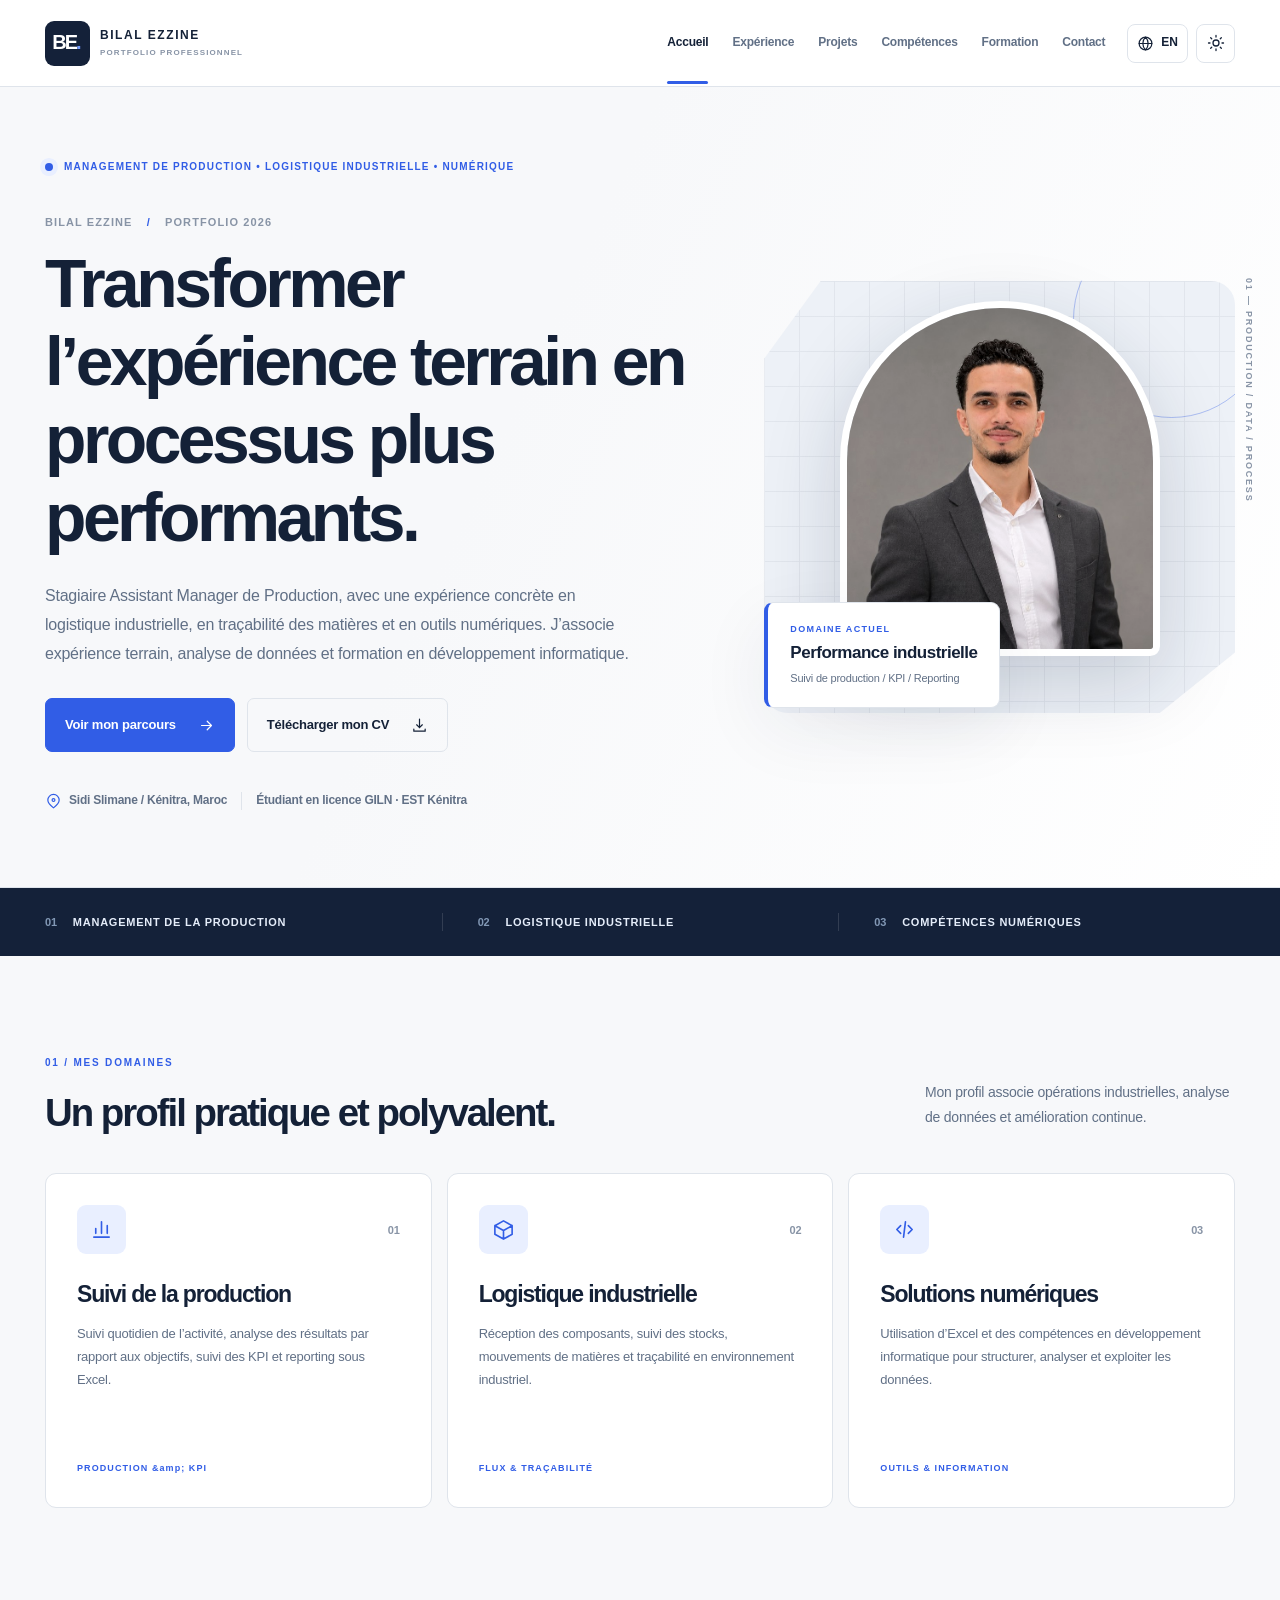
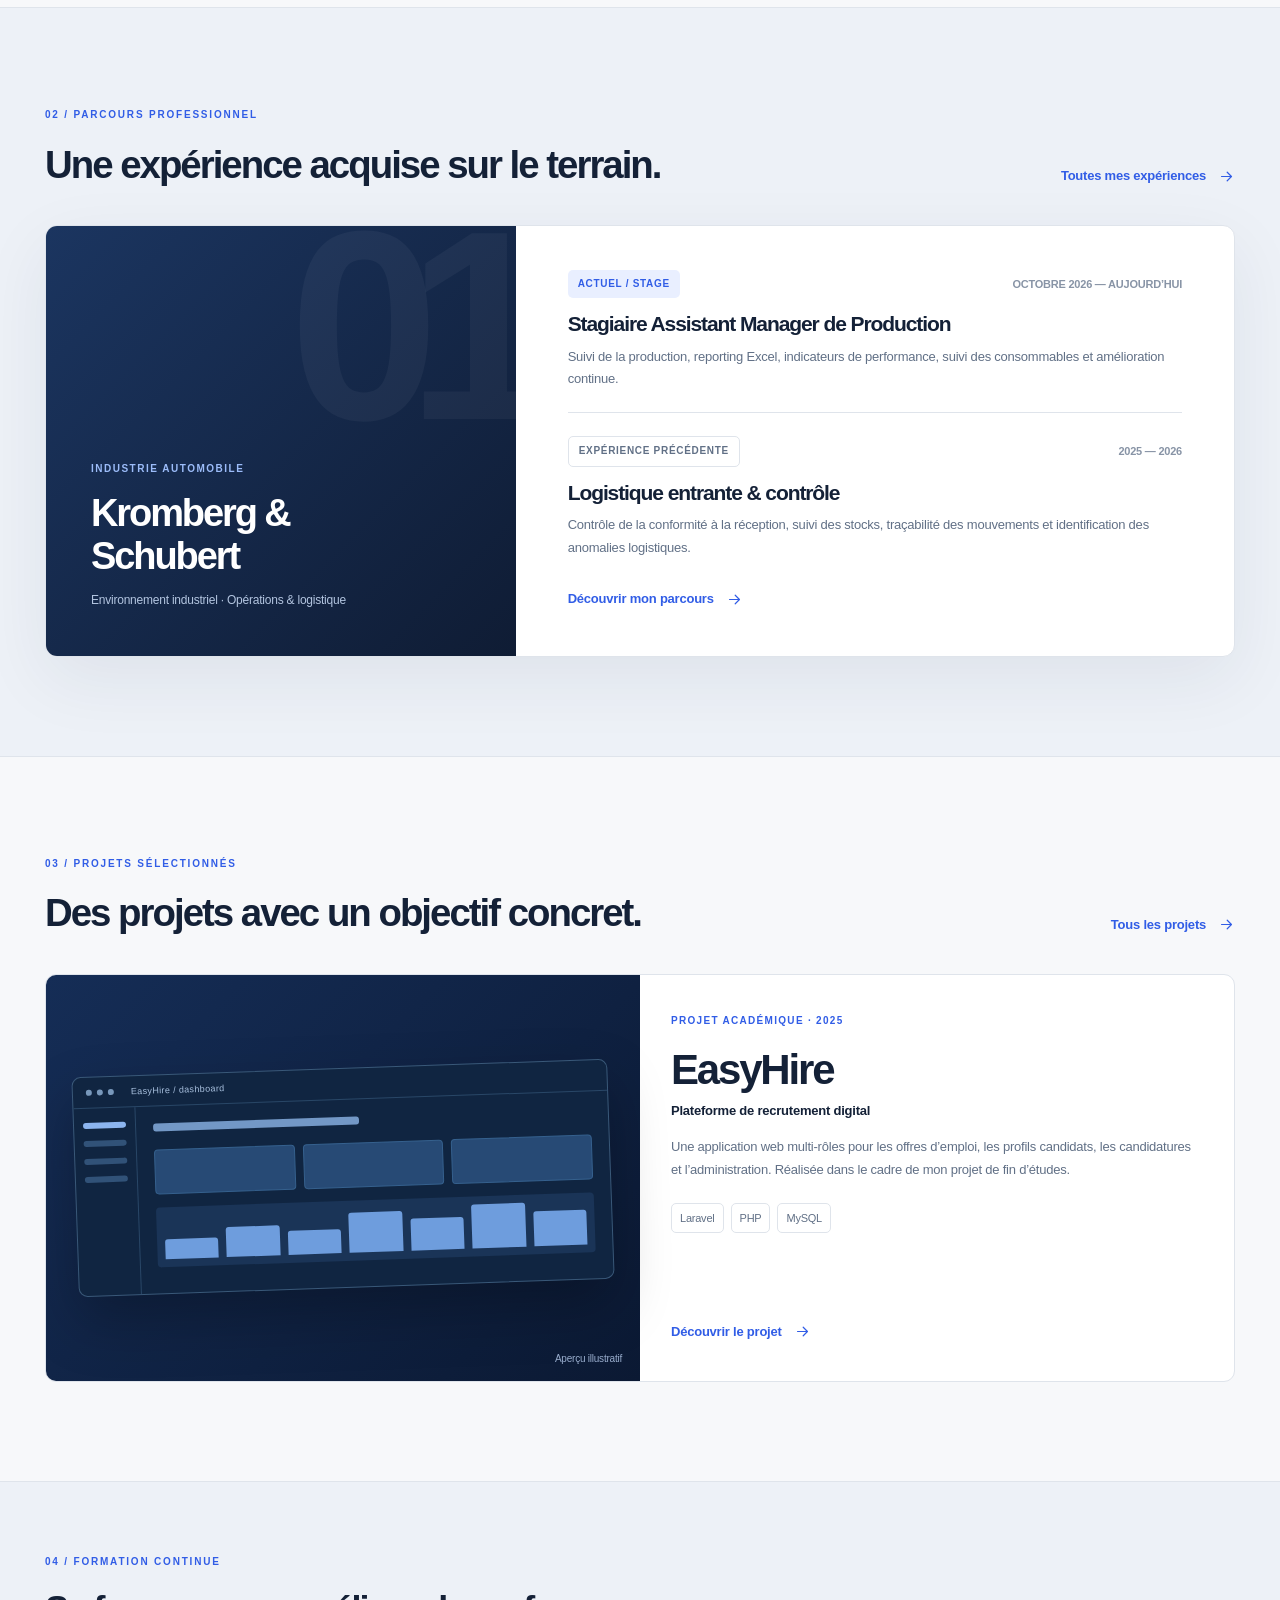
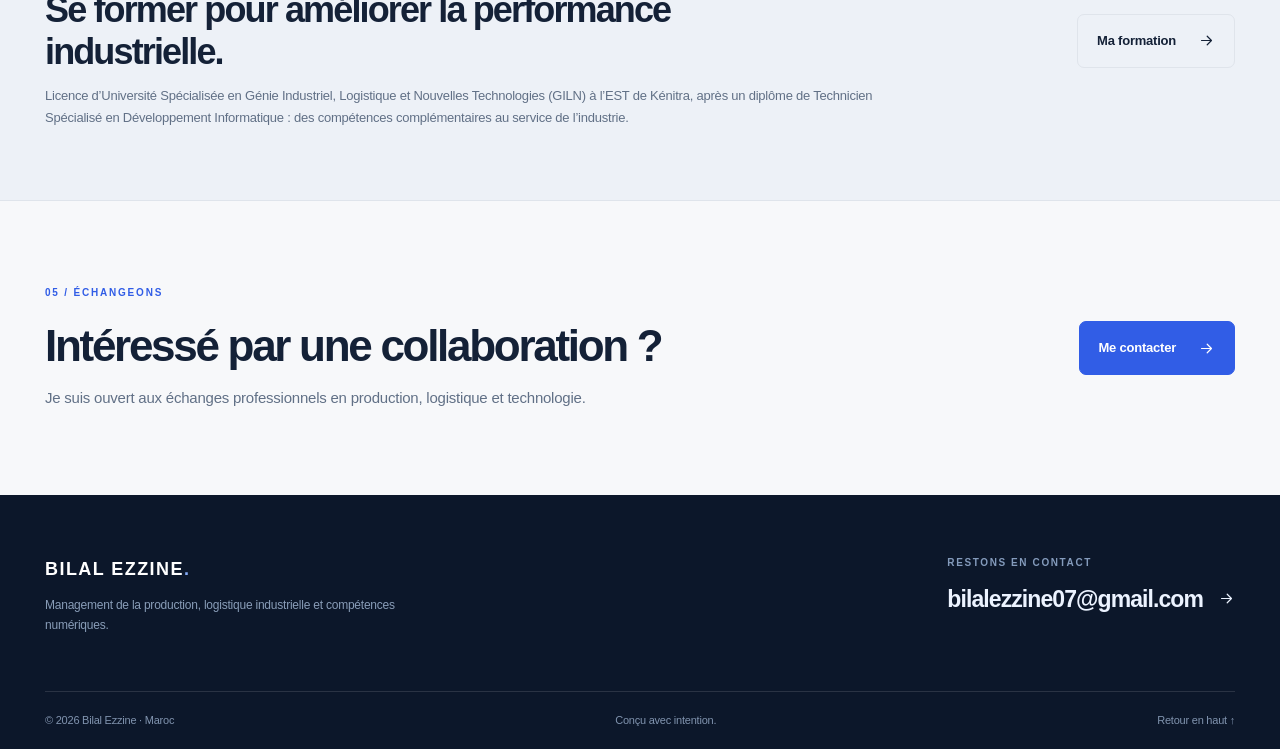
<file: index.html>
<!doctype html><html lang="fr" data-theme="light" data-title-en="Bilal Ezzine | Production management, industrial logistics and digital skills" data-title-fr="Bilal Ezzine | Management de la production, logistique industrielle et compétences numériques"><head><meta charset="utf-8"><meta name="viewport" content="width=device-width, initial-scale=1"><meta name="color-scheme" content="light dark"><meta name="theme-color" content="#f7f8fa"><meta name="description" content="Portfolio de Bilal Ezzine, stagiaire Assistant Manager de Production : suivi de production, KPI, reporting Excel, logistique industrielle et développement informatique."><meta property="og:title" content="Bilal Ezzine | Management de la production, logistique industrielle et compétences numériques"><meta property="og:type" content="website"><meta property="og:locale" content="fr_FR"><meta property="og:locale:alternate" content="en_US"><meta name="author" content="Bilal Ezzine"><meta name="twitter:card" content="summary"><meta property="og:description" content="Portfolio de Bilal Ezzine, stagiaire Assistant Manager de Production : suivi de production, KPI, reporting Excel, logistique industrielle et développement informatique."><title>Bilal Ezzine | Management de la production, logistique industrielle et compétences numériques</title><link rel="icon" type="image/svg+xml" href="favicon.svg"><link rel="stylesheet" href="style.css"><script>document.documentElement.classList.add("js");try{let x=localStorage.getItem('be-theme');if(x==='dark'||x==='light')document.documentElement.dataset.theme=x;let y=localStorage.getItem('be-lang');if(y==='en')document.documentElement.lang='en';}catch(e){}</script><script src="script.js" defer></script><script type="application/ld+json">{"@context":"https://schema.org","@type":"Person","name":"Bilal Ezzine","jobTitle":"Stagiaire Assistant Manager de Production","knowsAbout":["Management de la production","Logistique industrielle","Suivi des KPI","Microsoft Excel","Développement informatique"],"alumniOf":{"@type":"CollegeOrUniversity","name":"École Supérieure de Technologie de Kénitra"},"address":{"@type":"PostalAddress","addressLocality":"Kénitra","addressCountry":"MA"}}</script></head><body id="top"><a class="skip" href="#main"><span data-en="Skip to main content" data-fr="Aller au contenu principal">Aller au contenu principal</span></a>
<header class="site-header"><div class="shell header-layout"><a href="index.html" class="brand" aria-label="Bilal Ezzine — portfolio"><span class="brand-monogram">BE<span>.</span></span><span class="brand-text"><strong>BILAL EZZINE</strong><small><span data-en="PROFESSIONAL PORTFOLIO" data-fr="PORTFOLIO PROFESSIONNEL">PORTFOLIO PROFESSIONNEL</span></small></span></a>
<nav class="navlinks" id="main-navigation" aria-label="Main navigation"><a class="navlink is-current" href="index.html" aria-current="page"><span data-en="Overview" data-fr="Accueil">Accueil</span></a><a class="navlink " href="experience.html" ><span data-en="Experience" data-fr="Expérience">Expérience</span></a><a class="navlink " href="projects.html" ><span data-en="Projects" data-fr="Projets">Projets</span></a><a class="navlink " href="skills.html" ><span data-en="Skills" data-fr="Compétences">Compétences</span></a><a class="navlink " href="education.html" ><span data-en="Education" data-fr="Formation">Formation</span></a><a class="navlink " href="contact.html" ><span data-en="Contact" data-fr="Contact">Contact</span></a></nav>
<div class="header-actions"><button type="button" class="small-control language-control" id="language-toggle" aria-label="Switch language"><svg class="ico" width="17" height="17" viewBox="0 0 24 24" fill="none" stroke="currentColor" stroke-width="1.7" stroke-linecap="round" stroke-linejoin="round" aria-hidden="true"><circle cx="12" cy="12" r="9"/><path d="M3 12h18M12 3c5 5 5 13 0 18M12 3c-5 5-5 13 0 18"/></svg><span id="language-label">EN</span></button><button type="button" class="small-control theme-control" id="theme-toggle" aria-label="Switch color theme"><svg class="ico" width="18" height="18" viewBox="0 0 24 24" fill="none" stroke="currentColor" stroke-width="1.7" stroke-linecap="round" stroke-linejoin="round" aria-hidden="true"><circle cx="12" cy="12" r="4"/><path d="M12 2v2m0 16v2M4.9 4.9l1.4 1.4m11.4 11.4 1.4 1.4M2 12h2m16 0h2M4.9 19.1l1.4-1.4M17.7 6.3l1.4-1.4"/></svg></button><button type="button" class="small-control menu-control" id="menu-toggle" aria-label="Open menu" aria-controls="main-navigation" aria-expanded="false"><svg class="ico" width="20" height="20" viewBox="0 0 24 24" fill="none" stroke="currentColor" stroke-width="1.7" stroke-linecap="round" stroke-linejoin="round" aria-hidden="true"><path d="M4 7h16M4 12h16M4 17h16"/></svg></button></div></div></header><main id="main">
<section class="hero"><div class="shell hero-layout"><div class="hero-copy"><div class="hero-eyebrow"><span class="dot"></span><span data-en="PRODUCTION MANAGEMENT • INDUSTRIAL LOGISTICS • DIGITAL SKILLS" data-fr="MANAGEMENT DE PRODUCTION • LOGISTIQUE INDUSTRIELLE • NUMÉRIQUE">MANAGEMENT DE PRODUCTION • LOGISTIQUE INDUSTRIELLE • NUMÉRIQUE</span></div><p class="eyebrow-name">BILAL EZZINE <span class="slash">/</span> PORTFOLIO 2026</p><h1><span data-en="Turning operational experience into better processes." data-fr="Transformer l’expérience terrain en processus plus performants.">Transformer l’expérience terrain en processus plus performants.</span></h1><p class="hero-description"><span data-en="Production Assistant Manager Intern with hands-on experience in industrial logistics, material traceability and digital tools. I combine field experience, data analysis and a background in software development." data-fr="Stagiaire Assistant Manager de Production, avec une expérience concrète en logistique industrielle, en traçabilité des matières et en outils numériques. J’associe expérience terrain, analyse de données et formation en développement informatique.">Stagiaire Assistant Manager de Production, avec une expérience concrète en logistique industrielle, en traçabilité des matières et en outils numériques. J’associe expérience terrain, analyse de données et formation en développement informatique.</span></p><div class="hero-actions"><a class="btn primary" href="experience.html"><span data-en="View my experience" data-fr="Voir mon parcours">Voir mon parcours</span><svg class="ico" width="17" height="17" viewBox="0 0 24 24" fill="none" stroke="currentColor" stroke-width="1.7" stroke-linecap="round" stroke-linejoin="round" aria-hidden="true"><path d="M5 12h14m-6-6 6 6-6 6"/></svg></a><a class="btn secondary" href="Bilal_Ezzine_CV_2026.pdf"><span data-en="Download my CV" data-fr="Télécharger mon CV">Télécharger mon CV</span><svg class="ico" width="17" height="17" viewBox="0 0 24 24" fill="none" stroke="currentColor" stroke-width="1.7" stroke-linecap="round" stroke-linejoin="round" aria-hidden="true"><path d="M12 3v12m-4-4 4 4 4-4M4 17v3h16v-3"/></svg></a></div><div class="hero-details"><span><svg class="ico" width="17" height="17" viewBox="0 0 24 24" fill="none" stroke="currentColor" stroke-width="1.7" stroke-linecap="round" stroke-linejoin="round" aria-hidden="true"><path d="M20 10c0 5-8 11-8 11S4 15 4 10a8 8 0 0 1 16 0Z"/><circle cx="12" cy="10" r="2"/></svg><span data-en="Sidi Slimane / Kénitra, Morocco" data-fr="Sidi Slimane / Kénitra, Maroc">Sidi Slimane / Kénitra, Maroc</span></span><span class="detail-separator"></span><span><span data-en="GILN student · EST Kénitra" data-fr="Étudiant en licence GILN · EST Kénitra">Étudiant en licence GILN · EST Kénitra</span></span></div></div><div class="hero-art"><div class="hero-art-grid"></div><div class="hero-portrait"><img src="portrait.jpg" alt="Portrait professionnel de Bilal Ezzine" width="800" height="800" fetchpriority="high" decoding="async"><span class="portrait-signature">BE.</span></div><div class="portrait-card"><span class="portrait-card-kicker"><span data-en="CURRENT FOCUS" data-fr="DOMAINE ACTUEL">DOMAINE ACTUEL</span></span><strong><span data-en="Industrial performance" data-fr="Performance industrielle">Performance industrielle</span></strong><small><span data-en="Production follow-up / KPI / Reporting" data-fr="Suivi de production / KPI / Reporting">Suivi de production / KPI / Reporting</span></small></div><span class="hero-side-note">01 — PRODUCTION / DATA / PROCESS</span></div></div></section>
<div class="expertise-bar"><div class="shell expertise-inner"><span>01 <b><span data-en="Production management" data-fr="Management de la production">Management de la production</span></b></span><span>02 <b><span data-en="Industrial logistics" data-fr="Logistique industrielle">Logistique industrielle</span></b></span><span>03 <b><span data-en="Digital skills" data-fr="Compétences numériques">Compétences numériques</span></b></span></div></div>
<section class="section"><div class="shell"><div class="section-title-wrap"><div><div class="section-kicker">01 / <span data-en="MY EXPERTISE" data-fr="MES DOMAINES">MES DOMAINES</span></div><h2><span data-en="A practical, cross-functional profile." data-fr="Un profil pratique et polyvalent.">Un profil pratique et polyvalent.</span></h2></div><p class="heading-aside"><span data-en="My profile brings together industrial operations, data analysis and continuous improvement." data-fr="Mon profil associe opérations industrielles, analyse de données et amélioration continue.">Mon profil associe opérations industrielles, analyse de données et amélioration continue.</span></p></div><div class="area-grid">
<article class="area-card"><div class="area-top"><span class="area-icon"><svg class="ico" width="23" height="23" viewBox="0 0 24 24" fill="none" stroke="currentColor" stroke-width="1.7" stroke-linecap="round" stroke-linejoin="round" aria-hidden="true"><path d="M4 20h16M6 16v-5m6 5V4m6 12V8"/></svg></span><span class="area-no">01</span></div><h3><span data-en="Production monitoring" data-fr="Suivi de la production">Suivi de la production</span></h3><p><span data-en="Daily activity follow-up, analysis of results against targets, KPI monitoring and Excel reporting." data-fr="Suivi quotidien de l’activité, analyse des résultats par rapport aux objectifs, suivi des KPI et reporting sous Excel.">Suivi quotidien de l’activité, analyse des résultats par rapport aux objectifs, suivi des KPI et reporting sous Excel.</span></p><span class="area-foot"><span data-en="PRODUCTION &amp;amp; KPI" data-fr="PRODUCTION &amp;amp; KPI">PRODUCTION &amp;amp; KPI</span></span></article>
<article class="area-card"><div class="area-top"><span class="area-icon"><svg class="ico" width="23" height="23" viewBox="0 0 24 24" fill="none" stroke="currentColor" stroke-width="1.7" stroke-linecap="round" stroke-linejoin="round" aria-hidden="true"><path d="m12 3 9 5-9 5-9-5 9-5Zm-9 5v9l9 5 9-5V8m-9 5v9"/></svg></span><span class="area-no">02</span></div><h3><span data-en="Industrial logistics" data-fr="Logistique industrielle">Logistique industrielle</span></h3><p><span data-en="Component receiving, stock monitoring, material movements and traceability in an industrial environment." data-fr="Réception des composants, suivi des stocks, mouvements de matières et traçabilité en environnement industriel.">Réception des composants, suivi des stocks, mouvements de matières et traçabilité en environnement industriel.</span></p><span class="area-foot"><span data-en="FLOW &amp; TRACEABILITY" data-fr="FLUX &amp; TRAÇABILITÉ">FLUX &amp; TRAÇABILITÉ</span></span></article>
<article class="area-card"><div class="area-top"><span class="area-icon"><svg class="ico" width="23" height="23" viewBox="0 0 24 24" fill="none" stroke="currentColor" stroke-width="1.7" stroke-linecap="round" stroke-linejoin="round" aria-hidden="true"><path d="m8 8-4 4 4 4m8-8 4 4-4 4m-3-12-2 16"/></svg></span><span class="area-no">03</span></div><h3><span data-en="Digital solutions" data-fr="Solutions numériques">Solutions numériques</span></h3><p><span data-en="Using Excel and software-development skills to structure, analyse and make use of data." data-fr="Utilisation d’Excel et des compétences en développement informatique pour structurer, analyser et exploiter les données.">Utilisation d’Excel et des compétences en développement informatique pour structurer, analyser et exploiter les données.</span></p><span class="area-foot"><span data-en="TOOLS &amp; INFORMATION" data-fr="OUTILS &amp; INFORMATION">OUTILS &amp; INFORMATION</span></span></article>
</div></div></section>
<section class="section tinted"><div class="shell"><div class="section-title-wrap"><div><div class="section-kicker">02 / <span data-en="CAREER JOURNEY" data-fr="PARCOURS PROFESSIONNEL">PARCOURS PROFESSIONNEL</span></div><h2><span data-en="Experience from the field." data-fr="Une expérience acquise sur le terrain.">Une expérience acquise sur le terrain.</span></h2></div><a class="inline-link" href="experience.html"><span data-en="Complete experience" data-fr="Toutes mes expériences">Toutes mes expériences</span><svg class="ico" width="17" height="17" viewBox="0 0 24 24" fill="none" stroke="currentColor" stroke-width="1.7" stroke-linecap="round" stroke-linejoin="round" aria-hidden="true"><path d="M5 12h14m-6-6 6 6-6 6"/></svg></a></div><div class="career-feature"><div class="career-feature-spot"><div class="feature-watermark">01</div><span><span data-en="AUTOMOTIVE INDUSTRY" data-fr="INDUSTRIE AUTOMOBILE">INDUSTRIE AUTOMOBILE</span></span><h3>Kromberg &amp; Schubert</h3><p><span data-en="Industrial environment · Operations &amp; logistics" data-fr="Environnement industriel · Opérations &amp; logistique">Environnement industriel · Opérations &amp; logistique</span></p></div><div class="career-feature-content"><div class="job-head"><span class="capsule"><span data-en="CURRENT / INTERNSHIP" data-fr="ACTUEL / STAGE">ACTUEL / STAGE</span></span><time><span data-en="OCTOBER 2026 — PRESENT" data-fr="OCTOBRE 2026 — AUJOURD’HUI">OCTOBRE 2026 — AUJOURD’HUI</span></time></div><h3><span data-en="Production Assistant Manager Intern" data-fr="Stagiaire Assistant Manager de Production">Stagiaire Assistant Manager de Production</span></h3><p><span data-en="Production follow-up, Excel reporting, performance indicators, consumables monitoring and continuous improvement." data-fr="Suivi de la production, reporting Excel, indicateurs de performance, suivi des consommables et amélioration continue.">Suivi de la production, reporting Excel, indicateurs de performance, suivi des consommables et amélioration continue.</span></p><div class="line"></div><div class="job-head"><span class="capsule subtle"><span data-en="PREVIOUS EXPERIENCE" data-fr="EXPÉRIENCE PRÉCÉDENTE">EXPÉRIENCE PRÉCÉDENTE</span></span><time>2025 — 2026</time></div><h3><span data-en="Inbound Logistics &amp; Control" data-fr="Logistique entrante &amp; contrôle">Logistique entrante &amp; contrôle</span></h3><p><span data-en="Conformity checks on arrival, stock monitoring, movement traceability and identification of logistics anomalies." data-fr="Contrôle de la conformité à la réception, suivi des stocks, traçabilité des mouvements et identification des anomalies logistiques.">Contrôle de la conformité à la réception, suivi des stocks, traçabilité des mouvements et identification des anomalies logistiques.</span></p><a class="inline-link" href="experience.html"><span data-en="Explore professional experience" data-fr="Découvrir mon parcours">Découvrir mon parcours</span><svg class="ico" width="17" height="17" viewBox="0 0 24 24" fill="none" stroke="currentColor" stroke-width="1.7" stroke-linecap="round" stroke-linejoin="round" aria-hidden="true"><path d="M5 12h14m-6-6 6 6-6 6"/></svg></a></div></div></div></section>
<section class="section"><div class="shell"><div class="section-title-wrap"><div><div class="section-kicker">03 / <span data-en="SELECTED WORK" data-fr="PROJETS SÉLECTIONNÉS">PROJETS SÉLECTIONNÉS</span></div><h2><span data-en="Projects with a clear purpose." data-fr="Des projets avec un objectif concret.">Des projets avec un objectif concret.</span></h2></div><a class="inline-link" href="projects.html"><span data-en="All projects" data-fr="Tous les projets">Tous les projets</span><svg class="ico" width="17" height="17" viewBox="0 0 24 24" fill="none" stroke="currentColor" stroke-width="1.7" stroke-linecap="round" stroke-linejoin="round" aria-hidden="true"><path d="M5 12h14m-6-6 6 6-6 6"/></svg></a></div><div class="project-grid project-grid-single"><article class="project-highlight"><div class="project-visual"><div class="window"><div class="window-bar"><span></span><span></span><span></span><small>EasyHire / dashboard</small></div><div class="window-content"><div class="window-side"><i></i><i></i><i></i><i></i></div><div class="window-dashboard"><div class="chart-heading"></div><div class="chart-row"><i></i><i></i><i></i></div><div class="chart-visual"><i></i><i></i><i></i><i></i><i></i><i></i><i></i></div></div></div></div><span class="visual-note"><span data-en="Illustrative interface" data-fr="Aperçu illustratif">Aperçu illustratif</span></span></div><div class="project-highlight-copy"><span class="project-label"><span data-en="ACADEMIC PROJECT · 2025" data-fr="PROJET ACADÉMIQUE · 2025">PROJET ACADÉMIQUE · 2025</span></span><h3>EasyHire</h3><p class="project-sub"><span data-en="Digital recruitment platform" data-fr="Plateforme de recrutement digital">Plateforme de recrutement digital</span></p><p><span data-en="A multi-role web application for job offers, candidate profiles, applications and administration. Built as my final-year software development project." data-fr="Une application web multi-rôles pour les offres d’emploi, les profils candidats, les candidatures et l’administration. Réalisée dans le cadre de mon projet de fin d’études.">Une application web multi-rôles pour les offres d’emploi, les profils candidats, les candidatures et l’administration. Réalisée dans le cadre de mon projet de fin d’études.</span></p><div class="chip-row"><span>Laravel</span><span>PHP</span><span>MySQL</span></div><a class="inline-link" href="projects.html"><span data-en="View project details" data-fr="Découvrir le projet">Découvrir le projet</span><svg class="ico" width="17" height="17" viewBox="0 0 24 24" fill="none" stroke="currentColor" stroke-width="1.7" stroke-linecap="round" stroke-linejoin="round" aria-hidden="true"><path d="M5 12h14m-6-6 6 6-6 6"/></svg></a></div></article></div></div></section>
<section class="study-strip"><div class="shell study-inner"><div><div class="section-kicker">04 / <span data-en="CONTINUOUS LEARNING" data-fr="FORMATION CONTINUE">FORMATION CONTINUE</span></div><h2><span data-en="Learning to improve industrial performance." data-fr="Se former pour améliorer la performance industrielle.">Se former pour améliorer la performance industrielle.</span></h2><p><span data-en="Specialized University Licence in Industrial Engineering, Logistics and New Technologies (GILN) at EST Kénitra, following a Specialized Technician diploma in Software Development: complementary skills serving industry." data-fr="Licence d’Université Spécialisée en Génie Industriel, Logistique et Nouvelles Technologies (GILN) à l’EST de Kénitra, après un diplôme de Technicien Spécialisé en Développement Informatique : des compétences complémentaires au service de l’industrie.">Licence d’Université Spécialisée en Génie Industriel, Logistique et Nouvelles Technologies (GILN) à l’EST de Kénitra, après un diplôme de Technicien Spécialisé en Développement Informatique : des compétences complémentaires au service de l’industrie.</span></p></div><a class="btn secondary" href="education.html"><span data-en="My education" data-fr="Ma formation">Ma formation</span><svg class="ico" width="17" height="17" viewBox="0 0 24 24" fill="none" stroke="currentColor" stroke-width="1.7" stroke-linecap="round" stroke-linejoin="round" aria-hidden="true"><path d="M5 12h14m-6-6 6 6-6 6"/></svg></a></div></section>
<section class="final-cta"><div class="shell cta-layout"><div><div class="section-kicker">05 / <span data-en="LET’S TALK" data-fr="ÉCHANGEONS">ÉCHANGEONS</span></div><h2><span data-en="Interested in working together?" data-fr="Intéressé par une collaboration ?">Intéressé par une collaboration ?</span></h2><p><span data-en="I am open to professional conversations in operations, logistics and technology." data-fr="Je suis ouvert aux échanges professionnels en production, logistique et technologie.">Je suis ouvert aux échanges professionnels en production, logistique et technologie.</span></p></div><a class="btn primary" href="contact.html"><span data-en="Get in touch" data-fr="Me contacter">Me contacter</span><svg class="ico" width="17" height="17" viewBox="0 0 24 24" fill="none" stroke="currentColor" stroke-width="1.7" stroke-linecap="round" stroke-linejoin="round" aria-hidden="true"><path d="M5 12h14m-6-6 6 6-6 6"/></svg></a></div></section>
</main><footer class="footer"><div class="shell"><div class="footer-top"><div><a class="footer-brand" href="index.html">BILAL EZZINE<span>.</span></a><p><span data-en="Production management, industrial logistics and digital skills." data-fr="Management de la production, logistique industrielle et compétences numériques.">Management de la production, logistique industrielle et compétences numériques.</span></p></div><div class="footer-contact"><span class="mini-label"><span data-en="LET’S CONNECT" data-fr="RESTONS EN CONTACT">RESTONS EN CONTACT</span></span><a href="mailto:bilalezzine07@gmail.com">bilalezzine07@gmail.com <svg class="ico" width="17" height="17" viewBox="0 0 24 24" fill="none" stroke="currentColor" stroke-width="1.7" stroke-linecap="round" stroke-linejoin="round" aria-hidden="true"><path d="M5 12h14m-6-6 6 6-6 6"/></svg></a></div></div><div class="footer-bottom"><span data-en="© 2026 Bilal Ezzine · Morocco" data-fr="© 2026 Bilal Ezzine · Maroc">© 2026 Bilal Ezzine · Maroc</span><span><span data-en="Built with purpose." data-fr="Conçu avec intention.">Conçu avec intention.</span></span><a href="#top"><span data-en="Back to top" data-fr="Retour en haut">Retour en haut</span> ↑</a></div></div></footer></body></html>
</file>
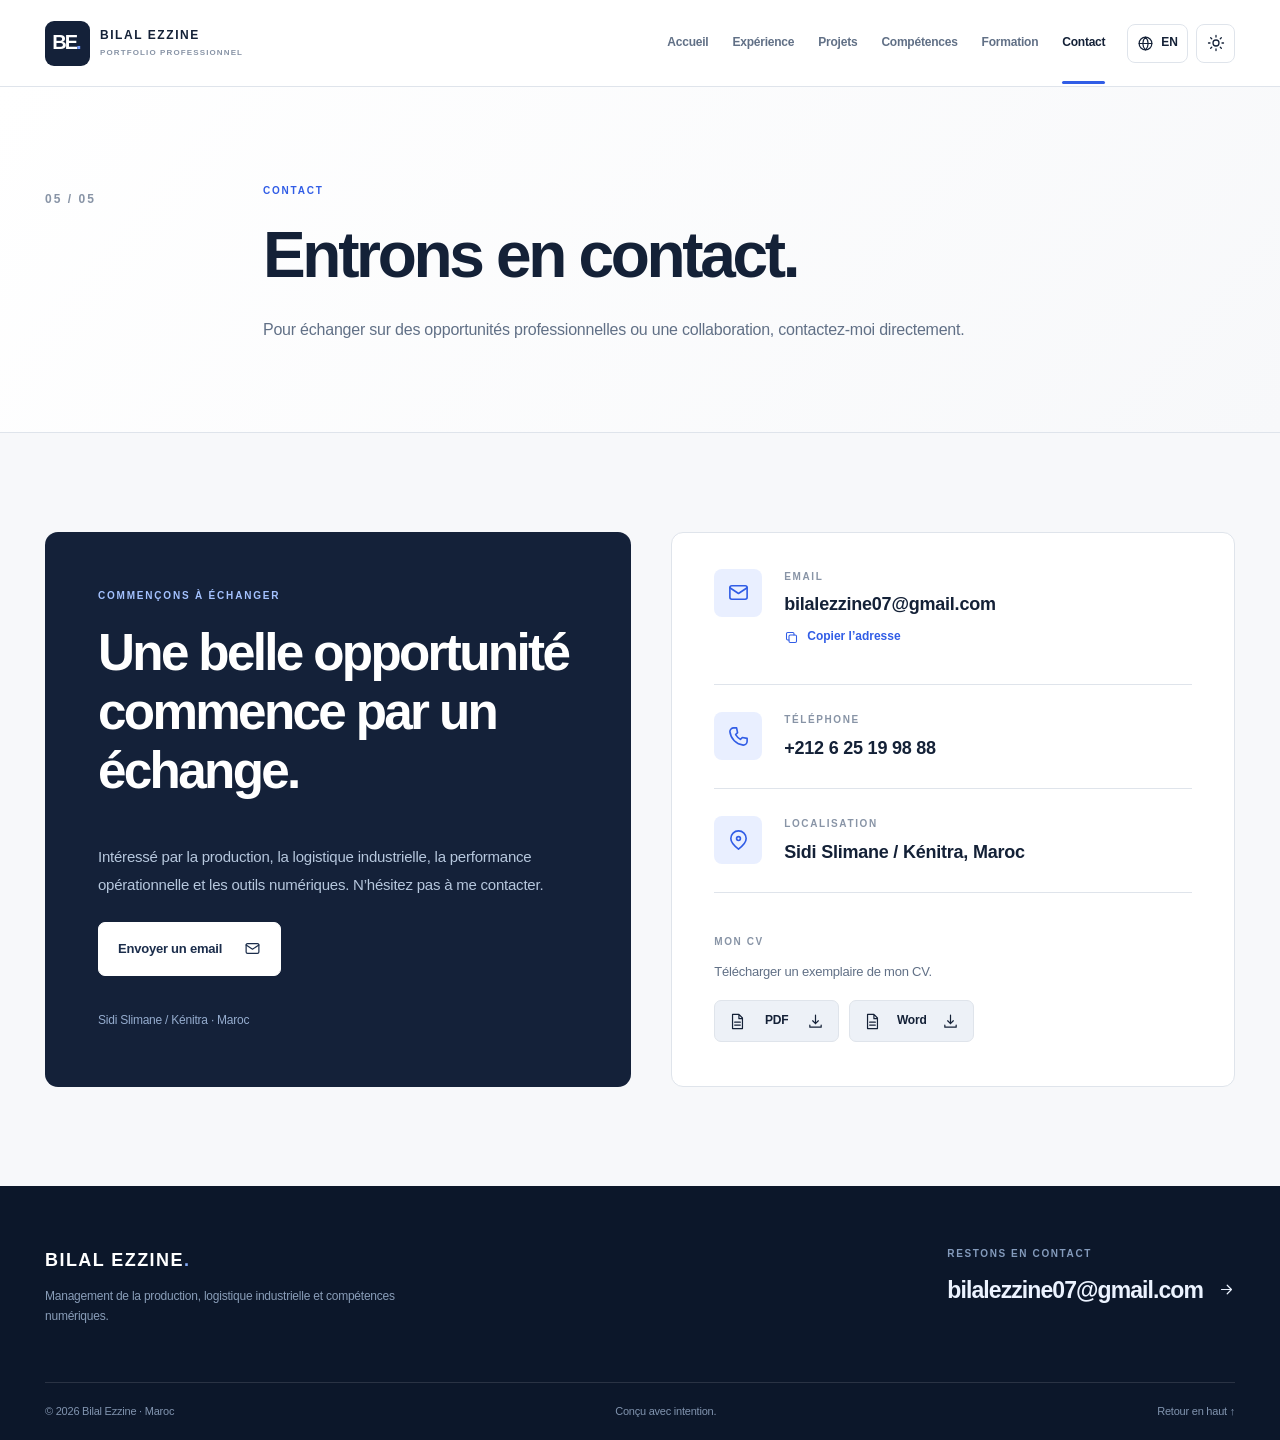
<file: contact.html>
<!doctype html><html lang="fr" data-theme="light" data-title-en="Contact | Bilal Ezzine" data-title-fr="Contact | Bilal Ezzine"><head><meta charset="utf-8"><meta name="viewport" content="width=device-width, initial-scale=1"><meta name="color-scheme" content="light dark"><meta name="theme-color" content="#f7f8fa"><meta name="description" content="Contactez Bilal Ezzine pour échanger sur la production, la logistique industrielle, la performance opérationnelle et les outils numériques."><meta property="og:title" content="Contact | Bilal Ezzine"><meta property="og:type" content="website"><meta property="og:locale" content="fr_FR"><meta property="og:locale:alternate" content="en_US"><meta name="author" content="Bilal Ezzine"><meta name="twitter:card" content="summary"><meta property="og:description" content="Contactez Bilal Ezzine pour échanger sur la production, la logistique industrielle, la performance opérationnelle et les outils numériques."><title>Contact | Bilal Ezzine</title><link rel="icon" type="image/svg+xml" href="favicon.svg"><link rel="stylesheet" href="style.css"><script>document.documentElement.classList.add("js");try{let x=localStorage.getItem('be-theme');if(x==='dark'||x==='light')document.documentElement.dataset.theme=x;let y=localStorage.getItem('be-lang');if(y==='en')document.documentElement.lang='en';}catch(e){}</script><script src="script.js" defer></script></head><body id="top"><a class="skip" href="#main"><span data-en="Skip to main content" data-fr="Aller au contenu principal">Aller au contenu principal</span></a>
<header class="site-header"><div class="shell header-layout"><a href="index.html" class="brand" aria-label="Bilal Ezzine — portfolio"><span class="brand-monogram">BE<span>.</span></span><span class="brand-text"><strong>BILAL EZZINE</strong><small><span data-en="PROFESSIONAL PORTFOLIO" data-fr="PORTFOLIO PROFESSIONNEL">PORTFOLIO PROFESSIONNEL</span></small></span></a>
<nav class="navlinks" id="main-navigation" aria-label="Main navigation"><a class="navlink " href="index.html" ><span data-en="Overview" data-fr="Accueil">Accueil</span></a><a class="navlink " href="experience.html" ><span data-en="Experience" data-fr="Expérience">Expérience</span></a><a class="navlink " href="projects.html" ><span data-en="Projects" data-fr="Projets">Projets</span></a><a class="navlink " href="skills.html" ><span data-en="Skills" data-fr="Compétences">Compétences</span></a><a class="navlink " href="education.html" ><span data-en="Education" data-fr="Formation">Formation</span></a><a class="navlink is-current" href="contact.html" aria-current="page"><span data-en="Contact" data-fr="Contact">Contact</span></a></nav>
<div class="header-actions"><button type="button" class="small-control language-control" id="language-toggle" aria-label="Switch language"><svg class="ico" width="17" height="17" viewBox="0 0 24 24" fill="none" stroke="currentColor" stroke-width="1.7" stroke-linecap="round" stroke-linejoin="round" aria-hidden="true"><circle cx="12" cy="12" r="9"/><path d="M3 12h18M12 3c5 5 5 13 0 18M12 3c-5 5-5 13 0 18"/></svg><span id="language-label">EN</span></button><button type="button" class="small-control theme-control" id="theme-toggle" aria-label="Switch color theme"><svg class="ico" width="18" height="18" viewBox="0 0 24 24" fill="none" stroke="currentColor" stroke-width="1.7" stroke-linecap="round" stroke-linejoin="round" aria-hidden="true"><circle cx="12" cy="12" r="4"/><path d="M12 2v2m0 16v2M4.9 4.9l1.4 1.4m11.4 11.4 1.4 1.4M2 12h2m16 0h2M4.9 19.1l1.4-1.4M17.7 6.3l1.4-1.4"/></svg></button><button type="button" class="small-control menu-control" id="menu-toggle" aria-label="Open menu" aria-controls="main-navigation" aria-expanded="false"><svg class="ico" width="20" height="20" viewBox="0 0 24 24" fill="none" stroke="currentColor" stroke-width="1.7" stroke-linecap="round" stroke-linejoin="round" aria-hidden="true"><path d="M4 7h16M4 12h16M4 17h16"/></svg></button></div></div></header><main id="main"><section class="subhero"><div class="shell subhero-inner"><div class="subhero-number">05 / 05</div><div class="subhero-copy"><div class="section-kicker"><span data-en="CONTACT" data-fr="CONTACT">CONTACT</span></div><h1><span data-en="Let’s make a connection." data-fr="Entrons en contact.">Entrons en contact.</span></h1><p><span data-en="For professional discussions, opportunities or collaboration, you can contact me directly." data-fr="Pour échanger sur des opportunités professionnelles ou une collaboration, contactez-moi directement.">Pour échanger sur des opportunités professionnelles ou une collaboration, contactez-moi directement.</span></p></div></div></section><section class="section"><div class="shell contact-layout"><div class="contact-big"><div class="section-kicker"><span data-en="START A CONVERSATION" data-fr="COMMENÇONS À ÉCHANGER">COMMENÇONS À ÉCHANGER</span></div><h2><span data-en="A good opportunity starts with a conversation." data-fr="Une belle opportunité commence par un échange.">Une belle opportunité commence par un échange.</span></h2><p><span data-en="Interested in production, industrial logistics, operational performance and digital tools. Feel free to reach out." data-fr="Intéressé par la production, la logistique industrielle, la performance opérationnelle et les outils numériques. N’hésitez pas à me contacter.">Intéressé par la production, la logistique industrielle, la performance opérationnelle et les outils numériques. N’hésitez pas à me contacter.</span></p><a class="btn primary" href="mailto:bilalezzine07@gmail.com"><span data-en="Send an email" data-fr="Envoyer un email">Envoyer un email</span><svg class="ico" width="17" height="17" viewBox="0 0 24 24" fill="none" stroke="currentColor" stroke-width="1.7" stroke-linecap="round" stroke-linejoin="round" aria-hidden="true"><rect x="3" y="5" width="18" height="14" rx="2"/><path d="m3 7 9 6 9-6"/></svg></a><div class="contact-small"><span data-en="Sidi Slimane / Kénitra · Morocco" data-fr="Sidi Slimane / Kénitra · Maroc">Sidi Slimane / Kénitra · Maroc</span></div></div><div class="contact-details"><div class="contact-item"><div class="contact-icon"><svg class="ico" width="23" height="23" viewBox="0 0 24 24" fill="none" stroke="currentColor" stroke-width="1.7" stroke-linecap="round" stroke-linejoin="round" aria-hidden="true"><rect x="3" y="5" width="18" height="14" rx="2"/><path d="m3 7 9 6 9-6"/></svg></div><div><span class="mini-label">EMAIL</span><a href="mailto:bilalezzine07@gmail.com">bilalezzine07@gmail.com</a><button type="button" class="copy-link" id="copy-email"><svg class="ico" width="15" height="15" viewBox="0 0 24 24" fill="none" stroke="currentColor" stroke-width="1.7" stroke-linecap="round" stroke-linejoin="round" aria-hidden="true"><rect x="8" y="8" width="12" height="12" rx="2"/><path d="M16 8V6a2 2 0 0 0-2-2H6a2 2 0 0 0-2 2v8a2 2 0 0 0 2 2h2"/></svg><span data-en="Copy email" data-fr="Copier l’adresse">Copier l’adresse</span></button><span class="copy-response" id="copy-response" role="status" aria-live="polite"></span></div></div><div class="contact-item"><div class="contact-icon"><svg class="ico" width="23" height="23" viewBox="0 0 24 24" fill="none" stroke="currentColor" stroke-width="1.7" stroke-linecap="round" stroke-linejoin="round" aria-hidden="true"><path d="M7 3h3l1 5-2 2a15 15 0 0 0 5 5l2-2 5 1v3a4 4 0 0 1-4 4A16 16 0 0 1 3 7a4 4 0 0 1 4-4Z"/></svg></div><div><span class="mini-label"><span data-en="PHONE" data-fr="TÉLÉPHONE">TÉLÉPHONE</span></span><a href="tel:+212625199888">+212 6 25 19 98 88</a></div></div><div class="contact-item"><div class="contact-icon"><svg class="ico" width="23" height="23" viewBox="0 0 24 24" fill="none" stroke="currentColor" stroke-width="1.7" stroke-linecap="round" stroke-linejoin="round" aria-hidden="true"><path d="M20 10c0 5-8 11-8 11S4 15 4 10a8 8 0 0 1 16 0Z"/><circle cx="12" cy="10" r="2"/></svg></div><div><span class="mini-label"><span data-en="LOCATION" data-fr="LOCALISATION">LOCALISATION</span></span><strong><span data-en="Sidi Slimane / Kénitra, Morocco" data-fr="Sidi Slimane / Kénitra, Maroc">Sidi Slimane / Kénitra, Maroc</span></strong></div></div><div class="cv-downloads"><span class="mini-label"><span data-en="MY RESUME" data-fr="MON CV">MON CV</span></span><p><span data-en="Download a copy of my resume." data-fr="Télécharger un exemplaire de mon CV.">Télécharger un exemplaire de mon CV.</span></p><div class="download-links"><a href="Bilal_Ezzine_CV_2026.pdf" download><svg class="ico" width="17" height="17" viewBox="0 0 24 24" fill="none" stroke="currentColor" stroke-width="1.7" stroke-linecap="round" stroke-linejoin="round" aria-hidden="true"><path d="M5 2h9l5 5v15H5V2Zm9 0v6h5M8 13h8M8 17h8"/></svg> PDF <svg class="ico" width="17" height="17" viewBox="0 0 24 24" fill="none" stroke="currentColor" stroke-width="1.7" stroke-linecap="round" stroke-linejoin="round" aria-hidden="true"><path d="M12 3v12m-4-4 4 4 4-4M4 17v3h16v-3"/></svg></a><a href="Bilal_Ezzine_CV_2026.docx" download><svg class="ico" width="17" height="17" viewBox="0 0 24 24" fill="none" stroke="currentColor" stroke-width="1.7" stroke-linecap="round" stroke-linejoin="round" aria-hidden="true"><path d="M5 2h9l5 5v15H5V2Zm9 0v6h5M8 13h8M8 17h8"/></svg> Word <svg class="ico" width="17" height="17" viewBox="0 0 24 24" fill="none" stroke="currentColor" stroke-width="1.7" stroke-linecap="round" stroke-linejoin="round" aria-hidden="true"><path d="M12 3v12m-4-4 4 4 4-4M4 17v3h16v-3"/></svg></a></div></div></div></div></section></main><footer class="footer"><div class="shell"><div class="footer-top"><div><a class="footer-brand" href="index.html">BILAL EZZINE<span>.</span></a><p><span data-en="Production management, industrial logistics and digital skills." data-fr="Management de la production, logistique industrielle et compétences numériques.">Management de la production, logistique industrielle et compétences numériques.</span></p></div><div class="footer-contact"><span class="mini-label"><span data-en="LET’S CONNECT" data-fr="RESTONS EN CONTACT">RESTONS EN CONTACT</span></span><a href="mailto:bilalezzine07@gmail.com">bilalezzine07@gmail.com <svg class="ico" width="17" height="17" viewBox="0 0 24 24" fill="none" stroke="currentColor" stroke-width="1.7" stroke-linecap="round" stroke-linejoin="round" aria-hidden="true"><path d="M5 12h14m-6-6 6 6-6 6"/></svg></a></div></div><div class="footer-bottom"><span data-en="© 2026 Bilal Ezzine · Morocco" data-fr="© 2026 Bilal Ezzine · Maroc">© 2026 Bilal Ezzine · Maroc</span><span><span data-en="Built with purpose." data-fr="Conçu avec intention.">Conçu avec intention.</span></span><a href="#top"><span data-en="Back to top" data-fr="Retour en haut">Retour en haut</span> ↑</a></div></div></footer></body></html>
</file>
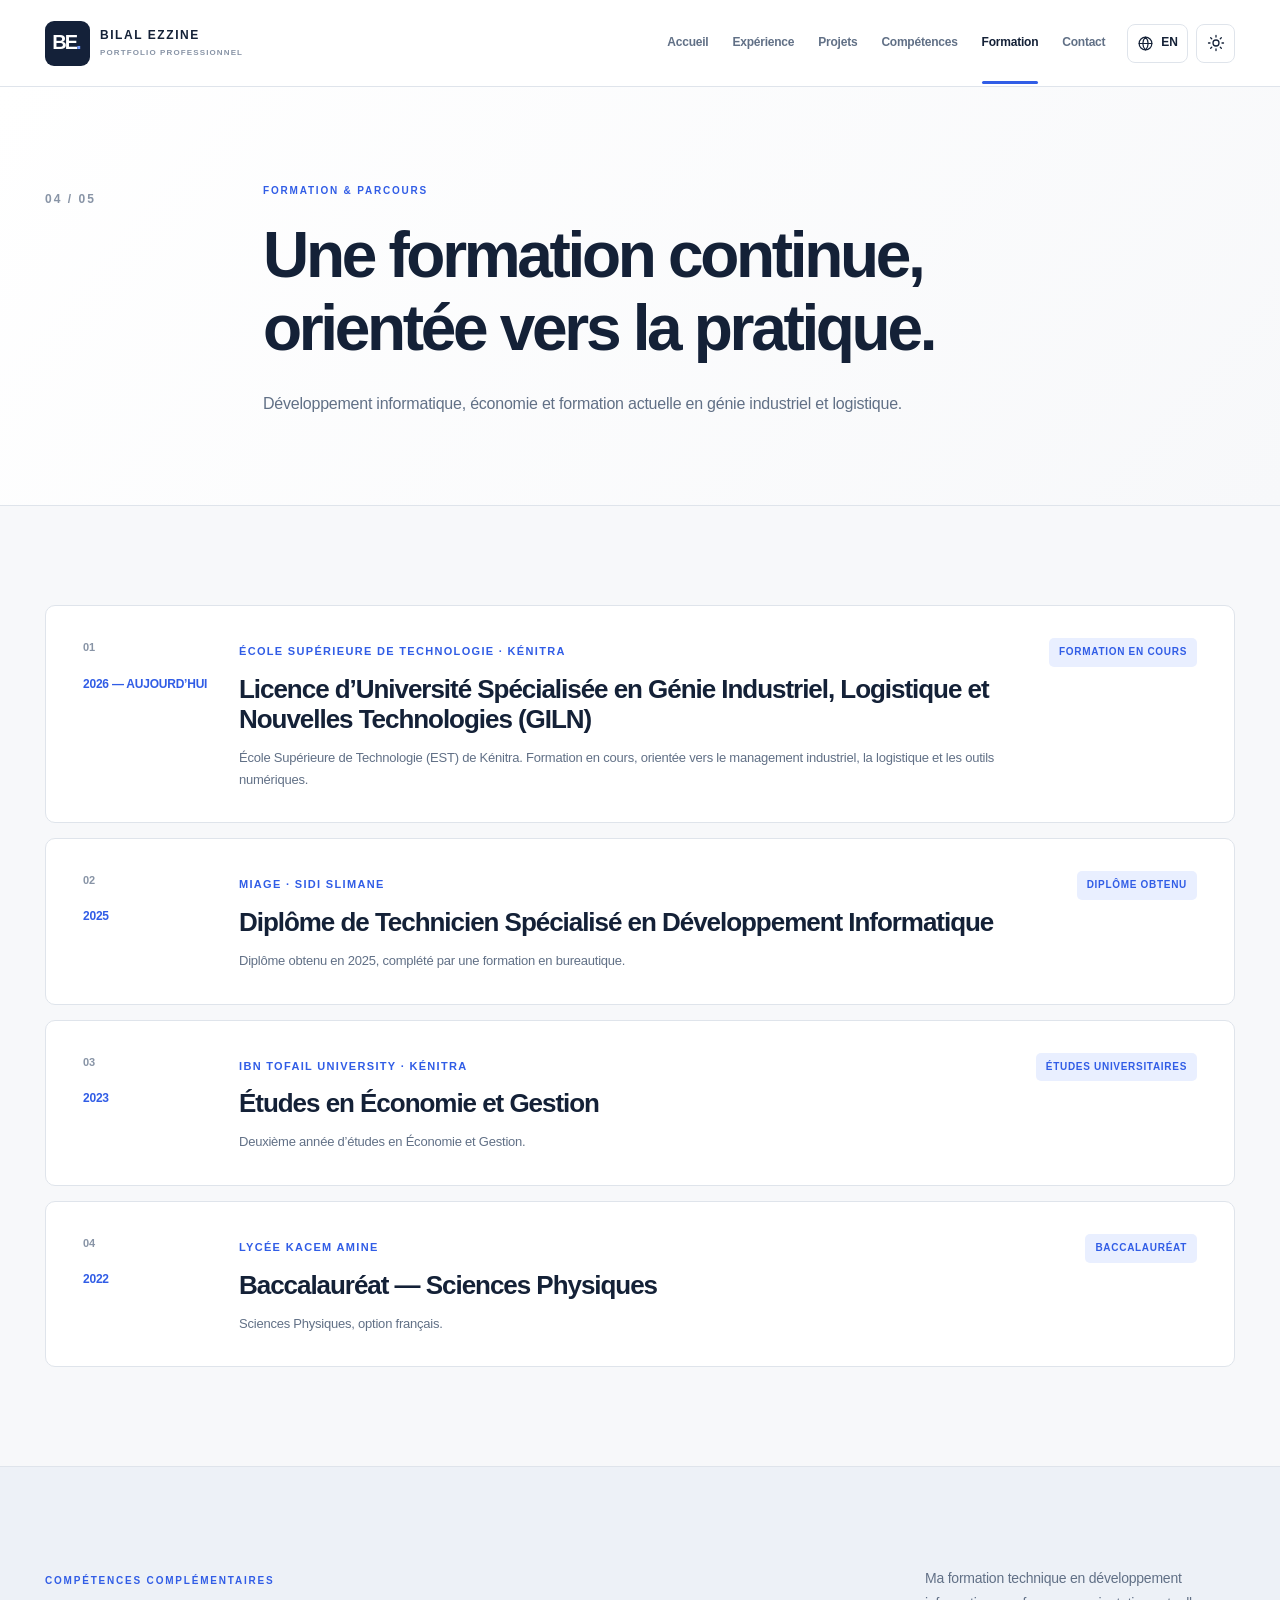
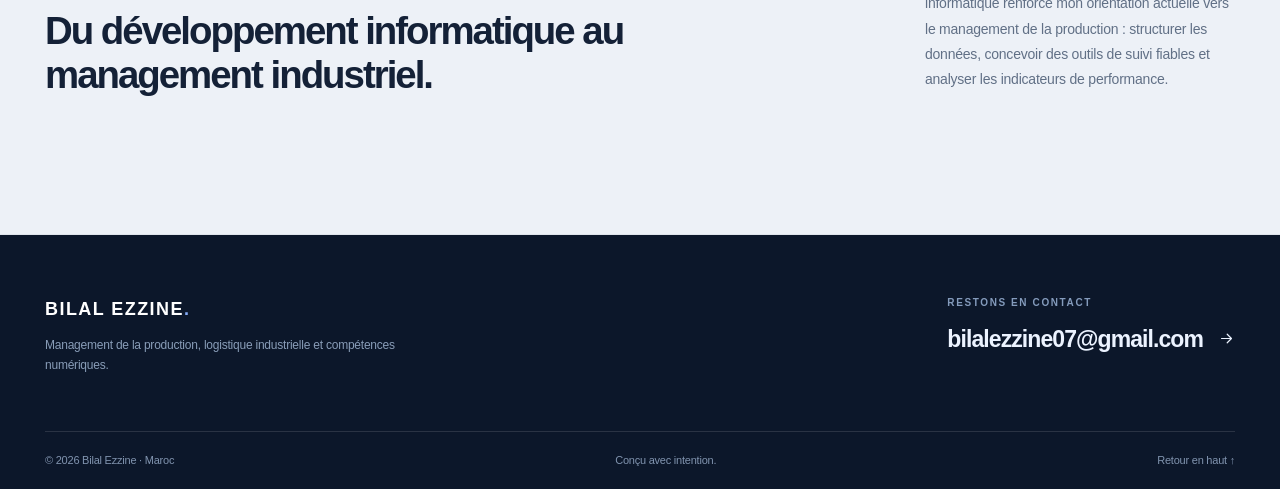
<file: education.html>
<!doctype html><html lang="fr" data-theme="light" data-title-en="Education | Bilal Ezzine" data-title-fr="Formation | Bilal Ezzine"><head><meta charset="utf-8"><meta name="viewport" content="width=device-width, initial-scale=1"><meta name="color-scheme" content="light dark"><meta name="theme-color" content="#f7f8fa"><meta name="description" content="Formation de Bilal Ezzine : licence GILN à l’EST de Kénitra (en cours) et diplôme de Technicien Spécialisé en Développement Informatique (MIAGE Sidi Slimane)."><meta property="og:title" content="Formation | Bilal Ezzine"><meta property="og:type" content="website"><meta property="og:locale" content="fr_FR"><meta property="og:locale:alternate" content="en_US"><meta name="author" content="Bilal Ezzine"><meta name="twitter:card" content="summary"><meta property="og:description" content="Formation de Bilal Ezzine : licence GILN à l’EST de Kénitra (en cours) et diplôme de Technicien Spécialisé en Développement Informatique (MIAGE Sidi Slimane)."><title>Formation | Bilal Ezzine</title><link rel="icon" type="image/svg+xml" href="favicon.svg"><link rel="stylesheet" href="style.css"><script>document.documentElement.classList.add("js");try{let x=localStorage.getItem('be-theme');if(x==='dark'||x==='light')document.documentElement.dataset.theme=x;let y=localStorage.getItem('be-lang');if(y==='en')document.documentElement.lang='en';}catch(e){}</script><script src="script.js" defer></script></head><body id="top"><a class="skip" href="#main"><span data-en="Skip to main content" data-fr="Aller au contenu principal">Aller au contenu principal</span></a>
<header class="site-header"><div class="shell header-layout"><a href="index.html" class="brand" aria-label="Bilal Ezzine — portfolio"><span class="brand-monogram">BE<span>.</span></span><span class="brand-text"><strong>BILAL EZZINE</strong><small><span data-en="PROFESSIONAL PORTFOLIO" data-fr="PORTFOLIO PROFESSIONNEL">PORTFOLIO PROFESSIONNEL</span></small></span></a>
<nav class="navlinks" id="main-navigation" aria-label="Main navigation"><a class="navlink " href="index.html" ><span data-en="Overview" data-fr="Accueil">Accueil</span></a><a class="navlink " href="experience.html" ><span data-en="Experience" data-fr="Expérience">Expérience</span></a><a class="navlink " href="projects.html" ><span data-en="Projects" data-fr="Projets">Projets</span></a><a class="navlink " href="skills.html" ><span data-en="Skills" data-fr="Compétences">Compétences</span></a><a class="navlink is-current" href="education.html" aria-current="page"><span data-en="Education" data-fr="Formation">Formation</span></a><a class="navlink " href="contact.html" ><span data-en="Contact" data-fr="Contact">Contact</span></a></nav>
<div class="header-actions"><button type="button" class="small-control language-control" id="language-toggle" aria-label="Switch language"><svg class="ico" width="17" height="17" viewBox="0 0 24 24" fill="none" stroke="currentColor" stroke-width="1.7" stroke-linecap="round" stroke-linejoin="round" aria-hidden="true"><circle cx="12" cy="12" r="9"/><path d="M3 12h18M12 3c5 5 5 13 0 18M12 3c-5 5-5 13 0 18"/></svg><span id="language-label">EN</span></button><button type="button" class="small-control theme-control" id="theme-toggle" aria-label="Switch color theme"><svg class="ico" width="18" height="18" viewBox="0 0 24 24" fill="none" stroke="currentColor" stroke-width="1.7" stroke-linecap="round" stroke-linejoin="round" aria-hidden="true"><circle cx="12" cy="12" r="4"/><path d="M12 2v2m0 16v2M4.9 4.9l1.4 1.4m11.4 11.4 1.4 1.4M2 12h2m16 0h2M4.9 19.1l1.4-1.4M17.7 6.3l1.4-1.4"/></svg></button><button type="button" class="small-control menu-control" id="menu-toggle" aria-label="Open menu" aria-controls="main-navigation" aria-expanded="false"><svg class="ico" width="20" height="20" viewBox="0 0 24 24" fill="none" stroke="currentColor" stroke-width="1.7" stroke-linecap="round" stroke-linejoin="round" aria-hidden="true"><path d="M4 7h16M4 12h16M4 17h16"/></svg></button></div></div></header><main id="main"><section class="subhero"><div class="shell subhero-inner"><div class="subhero-number">04 / 05</div><div class="subhero-copy"><div class="section-kicker"><span data-en="EDUCATION &amp; DEVELOPMENT" data-fr="FORMATION &amp; PARCOURS">FORMATION &amp; PARCOURS</span></div><h1><span data-en="Continuous learning, practical direction." data-fr="Une formation continue, orientée vers la pratique.">Une formation continue, orientée vers la pratique.</span></h1><p><span data-en="Software development, economics and current studies in industrial engineering and logistics." data-fr="Développement informatique, économie et formation actuelle en génie industriel et logistique.">Développement informatique, économie et formation actuelle en génie industriel et logistique.</span></p></div></div></section><section class="section"><div class="shell"><div class="education-list"><article class="education-item"><div class="edu-left"><span>01</span><time>2026 — <span data-en="PRESENT" data-fr="AUJOURD’HUI">AUJOURD’HUI</span></time></div><div class="edu-main"><span class="context">ÉCOLE SUPÉRIEURE DE TECHNOLOGIE · KÉNITRA</span><h2><span data-en="Specialized University Licence in Industrial Engineering, Logistics and New Technologies (GILN)" data-fr="Licence d’Université Spécialisée en Génie Industriel, Logistique et Nouvelles Technologies (GILN)">Licence d’Université Spécialisée en Génie Industriel, Logistique et Nouvelles Technologies (GILN)</span></h2><p><span data-en="École Supérieure de Technologie (EST), Kénitra. Studies in progress, oriented towards industrial management, logistics and digital tools." data-fr="École Supérieure de Technologie (EST) de Kénitra. Formation en cours, orientée vers le management industriel, la logistique et les outils numériques.">École Supérieure de Technologie (EST) de Kénitra. Formation en cours, orientée vers le management industriel, la logistique et les outils numériques.</span></p></div><div class="edu-right"><span class="capsule"><span data-en="CURRENT STUDIES" data-fr="FORMATION EN COURS">FORMATION EN COURS</span></span></div></article><article class="education-item"><div class="edu-left"><span>02</span><time>2025</time></div><div class="edu-main"><span class="context">MIAGE · SIDI SLIMANE</span><h2><span data-en="Specialized Technician Diploma in Software Development" data-fr="Diplôme de Technicien Spécialisé en Développement Informatique">Diplôme de Technicien Spécialisé en Développement Informatique</span></h2><p><span data-en="Diploma obtained in 2025, with additional office applications training." data-fr="Diplôme obtenu en 2025, complété par une formation en bureautique.">Diplôme obtenu en 2025, complété par une formation en bureautique.</span></p></div><div class="edu-right"><span class="capsule"><span data-en="DIPLOMA OBTAINED" data-fr="DIPLÔME OBTENU">DIPLÔME OBTENU</span></span></div></article><article class="education-item"><div class="edu-left"><span>03</span><time>2023</time></div><div class="edu-main"><span class="context">IBN TOFAIL UNIVERSITY · KÉNITRA</span><h2><span data-en="Economics &amp; Management Studies" data-fr="Études en Économie et Gestion">Études en Économie et Gestion</span></h2><p><span data-en="Second-year studies in Economics and Management." data-fr="Deuxième année d’études en Économie et Gestion.">Deuxième année d’études en Économie et Gestion.</span></p></div><div class="edu-right"><span class="capsule"><span data-en="UNIVERSITY STUDIES" data-fr="ÉTUDES UNIVERSITAIRES">ÉTUDES UNIVERSITAIRES</span></span></div></article><article class="education-item"><div class="edu-left"><span>04</span><time>2022</time></div><div class="edu-main"><span class="context">LYCÉE KACEM AMINE</span><h2><span data-en="Baccalaureate — Physical Sciences" data-fr="Baccalauréat — Sciences Physiques">Baccalauréat — Sciences Physiques</span></h2><p><span data-en="Physical Sciences, French-language option." data-fr="Sciences Physiques, option français.">Sciences Physiques, option français.</span></p></div><div class="edu-right"><span class="capsule"><span data-en="BACCALAUREATE" data-fr="BACCALAURÉAT">BACCALAURÉAT</span></span></div></article></div></div></section><section class="section tinted"><div class="shell"><div class="section-title-wrap"><div><div class="section-kicker"><span data-en="COMPLEMENTARY SKILLS" data-fr="COMPÉTENCES COMPLÉMENTAIRES">COMPÉTENCES COMPLÉMENTAIRES</span></div><h2><span data-en="From software development to industrial management." data-fr="Du développement informatique au management industriel.">Du développement informatique au management industriel.</span></h2></div><p class="heading-aside"><span data-en="My technical training in software development strengthens my current focus on production management: structuring data, building reliable tracking tools and analysing performance indicators." data-fr="Ma formation technique en développement informatique renforce mon orientation actuelle vers le management de la production : structurer les données, concevoir des outils de suivi fiables et analyser les indicateurs de performance.">Ma formation technique en développement informatique renforce mon orientation actuelle vers le management de la production : structurer les données, concevoir des outils de suivi fiables et analyser les indicateurs de performance.</span></p></div></div></section></main><footer class="footer"><div class="shell"><div class="footer-top"><div><a class="footer-brand" href="index.html">BILAL EZZINE<span>.</span></a><p><span data-en="Production management, industrial logistics and digital skills." data-fr="Management de la production, logistique industrielle et compétences numériques.">Management de la production, logistique industrielle et compétences numériques.</span></p></div><div class="footer-contact"><span class="mini-label"><span data-en="LET’S CONNECT" data-fr="RESTONS EN CONTACT">RESTONS EN CONTACT</span></span><a href="mailto:bilalezzine07@gmail.com">bilalezzine07@gmail.com <svg class="ico" width="17" height="17" viewBox="0 0 24 24" fill="none" stroke="currentColor" stroke-width="1.7" stroke-linecap="round" stroke-linejoin="round" aria-hidden="true"><path d="M5 12h14m-6-6 6 6-6 6"/></svg></a></div></div><div class="footer-bottom"><span data-en="© 2026 Bilal Ezzine · Morocco" data-fr="© 2026 Bilal Ezzine · Maroc">© 2026 Bilal Ezzine · Maroc</span><span><span data-en="Built with purpose." data-fr="Conçu avec intention.">Conçu avec intention.</span></span><a href="#top"><span data-en="Back to top" data-fr="Retour en haut">Retour en haut</span> ↑</a></div></div></footer></body></html>
</file>
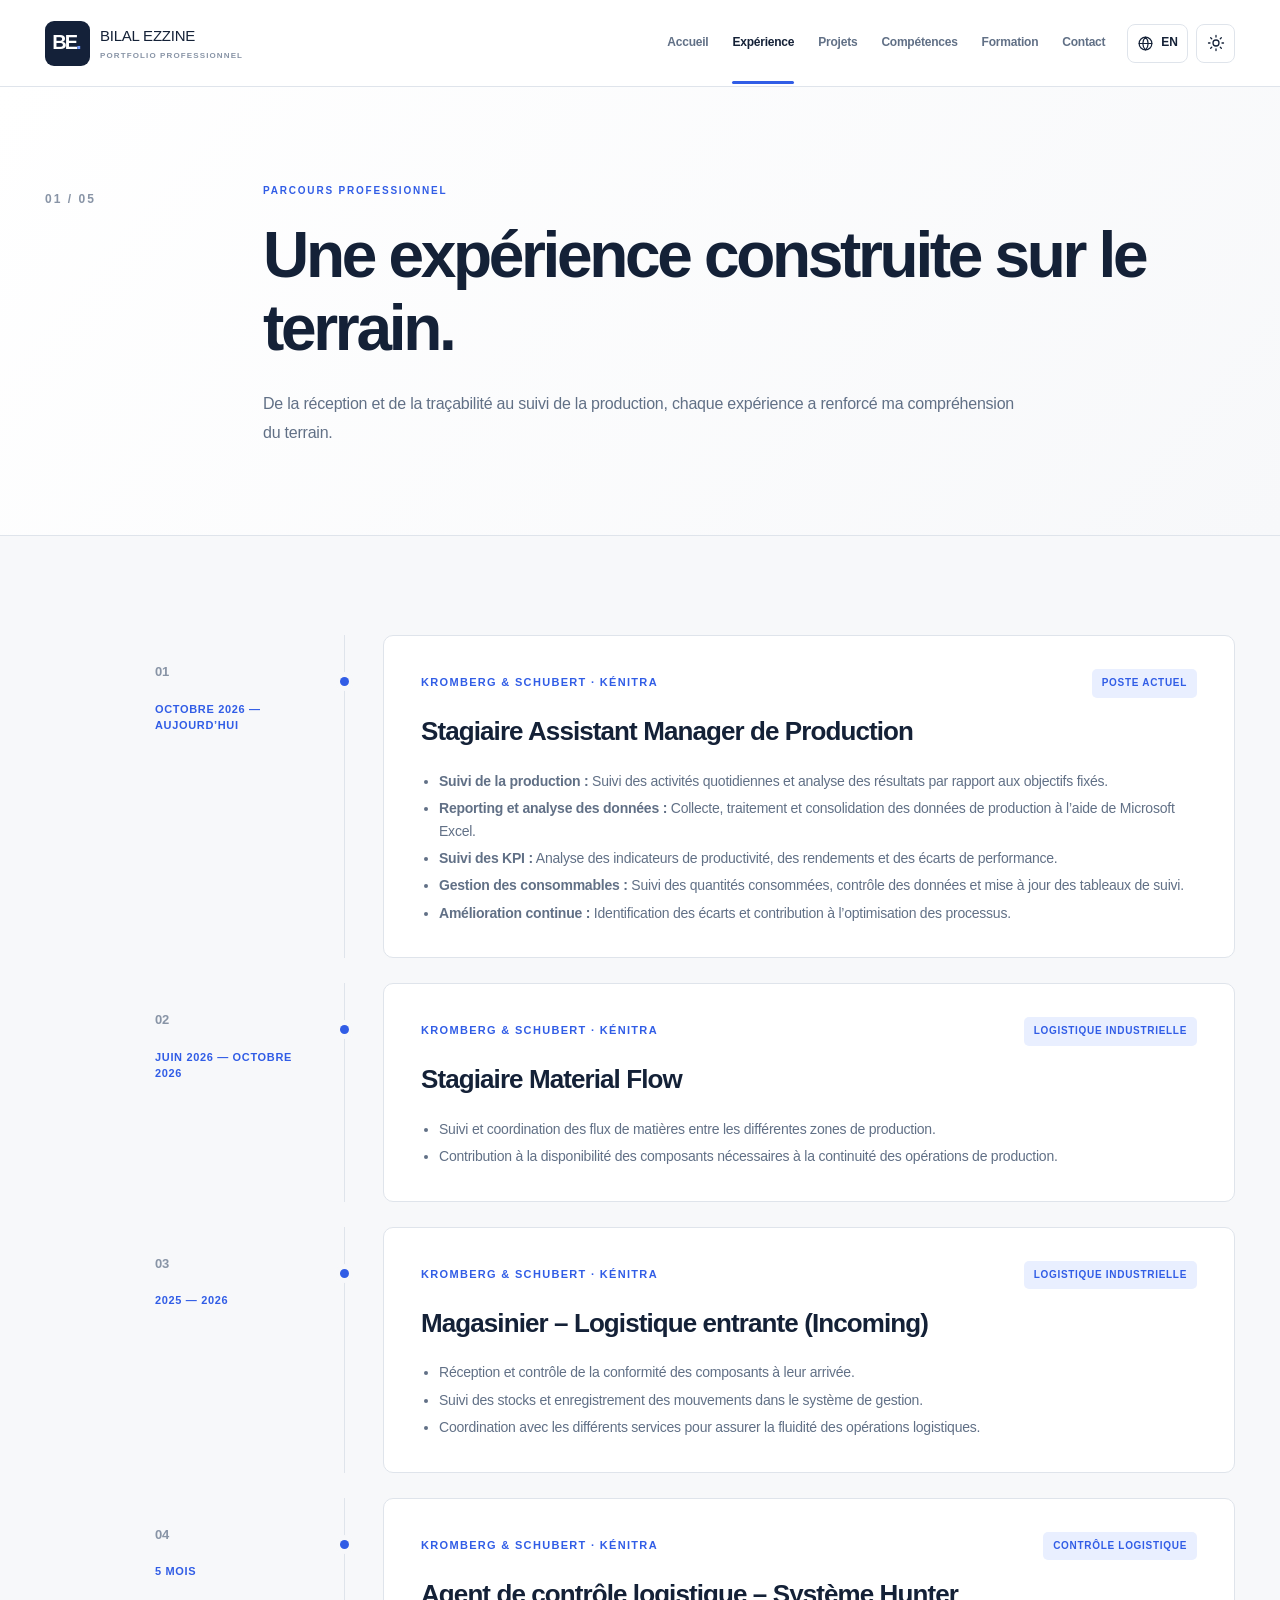
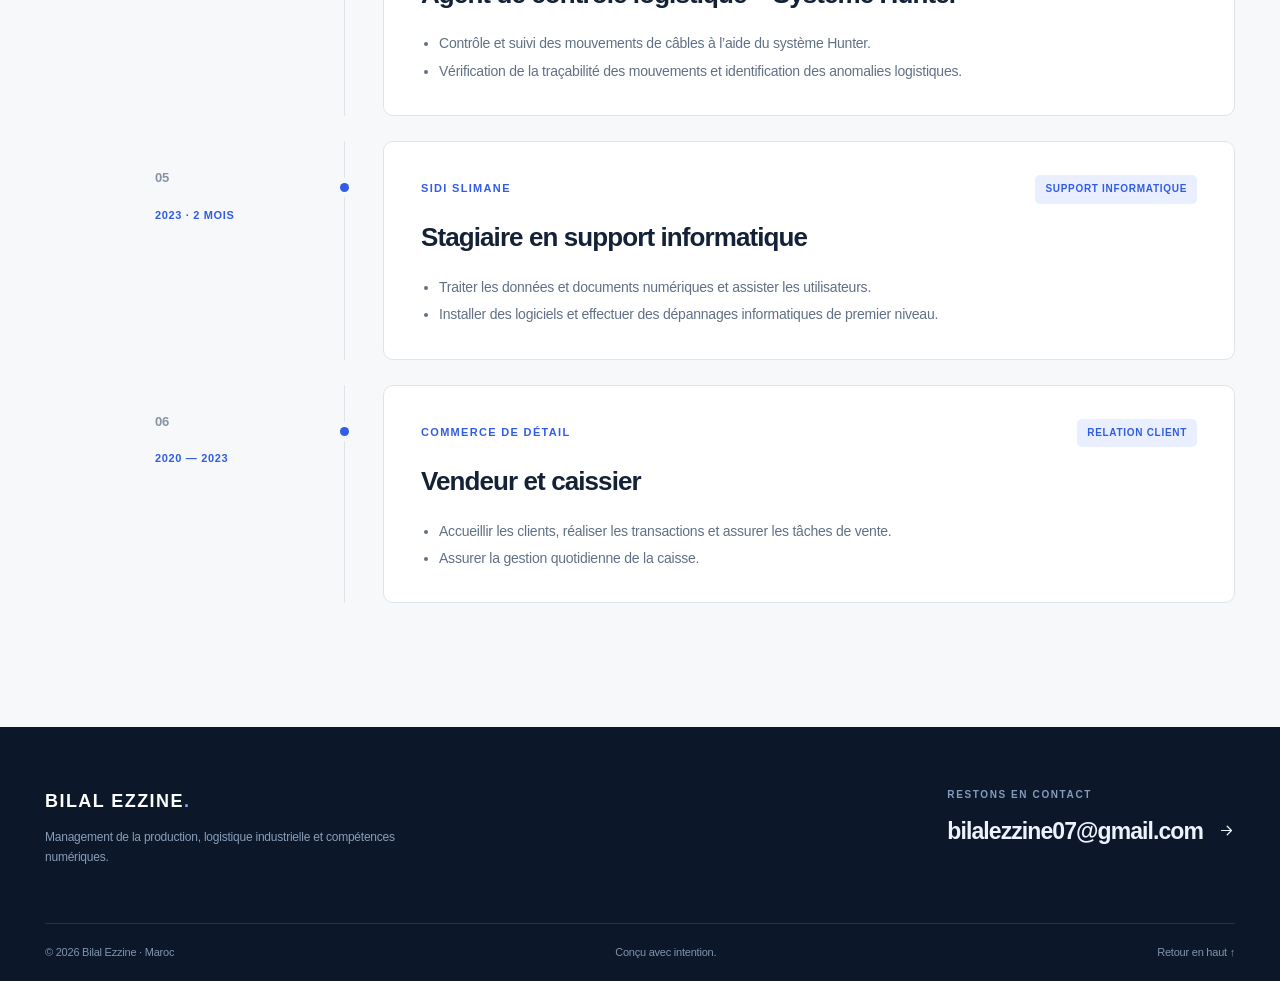
<file: experience.html>
<!doctype html><html lang="fr" data-theme="light" data-title-en="Professional Experience | Bilal Ezzine" data-title-fr="Expérience professionnelle | Bilal Ezzine"><head><meta charset="utf-8"><meta name="viewport" content="width=device-width, initial-scale=1"><meta name="color-scheme" content="light dark"><meta name="theme-color" content="#f7f8fa"><meta name="description" content="Parcours de Bilal Ezzine : suivi de production, reporting et KPI, logistique entrante, traçabilité des matières et support informatique."><meta property="og:title" content="Expérience professionnelle | Bilal Ezzine"><meta property="og:type" content="website"><meta property="og:locale" content="fr_FR"><meta property="og:locale:alternate" content="en_US"><meta name="author" content="Bilal Ezzine"><meta name="twitter:card" content="summary"><meta property="og:description" content="Parcours de Bilal Ezzine : suivi de production, reporting et KPI, logistique entrante, traçabilité des matières et support informatique."><title>Expérience professionnelle | Bilal Ezzine</title><link rel="icon" type="image/svg+xml" href="favicon.svg"><link rel="stylesheet" href="style.css"><script>document.documentElement.classList.add("js");try{let x=localStorage.getItem('be-theme');if(x==='dark'||x==='light')document.documentElement.dataset.theme=x;let y=localStorage.getItem('be-lang');if(y==='en')document.documentElement.lang='en';}catch(e){}</script><script src="script.js" defer></script></head><body id="top"><a class="skip" href="#main"><span data-en="Skip to main content" data-fr="Aller au contenu principal">Aller au contenu principal</span></a>
<header class="site-header"><div class="shell header-layout"><a href="index.html" class="brand" aria-label="Bilal Ezzine — portfolio"><span class="brand-monogram">BE<span>.</span></span><span class="brand-text">BILAL EZZINE<small><span data-en="PROFESSIONAL PORTFOLIO" data-fr="PORTFOLIO PROFESSIONNEL">PORTFOLIO PROFESSIONNEL</span></small></span></a>
<nav class="navlinks" id="main-navigation" aria-label="Main navigation"><a class="navlink " href="index.html" ><span data-en="Overview" data-fr="Accueil">Accueil</span></a><a class="navlink is-current" href="experience.html" aria-current="page"><span data-en="Experience" data-fr="Expérience">Expérience</span></a><a class="navlink " href="projects.html" ><span data-en="Projects" data-fr="Projets">Projets</span></a><a class="navlink " href="skills.html" ><span data-en="Skills" data-fr="Compétences">Compétences</span></a><a class="navlink " href="education.html" ><span data-en="Education" data-fr="Formation">Formation</span></a><a class="navlink " href="contact.html" ><span data-en="Contact" data-fr="Contact">Contact</span></a></nav>
<div class="header-actions"><button type="button" class="small-control language-control" id="language-toggle" aria-label="Switch language"><svg class="ico" width="17" height="17" viewBox="0 0 24 24" fill="none" stroke="currentColor" stroke-width="1.7" stroke-linecap="round" stroke-linejoin="round" aria-hidden="true"><circle cx="12" cy="12" r="9"/><path d="M3 12h18M12 3c5 5 5 13 0 18M12 3c-5 5-5 13 0 18"/></svg><span id="language-label">EN</span></button><button type="button" class="small-control theme-control" id="theme-toggle" aria-label="Switch color theme"><svg class="ico" width="18" height="18" viewBox="0 0 24 24" fill="none" stroke="currentColor" stroke-width="1.7" stroke-linecap="round" stroke-linejoin="round" aria-hidden="true"><circle cx="12" cy="12" r="4"/><path d="M12 2v2m0 16v2M4.9 4.9l1.4 1.4m11.4 11.4 1.4 1.4M2 12h2m16 0h2M4.9 19.1l1.4-1.4M17.7 6.3l1.4-1.4"/></svg></button><button type="button" class="small-control menu-control" id="menu-toggle" aria-label="Open menu" aria-controls="main-navigation" aria-expanded="false"><svg class="ico" width="20" height="20" viewBox="0 0 24 24" fill="none" stroke="currentColor" stroke-width="1.7" stroke-linecap="round" stroke-linejoin="round" aria-hidden="true"><path d="M4 7h16M4 12h16M4 17h16"/></svg></button></div></div></header><main id="main"><section class="subhero"><div class="shell subhero-inner"><div class="subhero-number">01 / 05</div><div class="subhero-copy"><div class="section-kicker"><span data-en="CAREER JOURNEY" data-fr="PARCOURS PROFESSIONNEL">PARCOURS PROFESSIONNEL</span></div><h1><span data-en="Experience built on real operations." data-fr="Une expérience construite sur le terrain.">Une expérience construite sur le terrain.</span></h1><p><span data-en="From receiving and traceability to production support, each position strengthened my operational understanding." data-fr="De la réception et de la traçabilité au suivi de la production, chaque expérience a renforcé ma compréhension du terrain.">De la réception et de la traçabilité au suivi de la production, chaque expérience a renforcé ma compréhension du terrain.</span></p></div></div></section><section class="section"><div class="shell"><div class="timeline"><article class="timeline-entry"><div class="timeline-left"><span class="timeline-counter">01</span><time><span data-en="OCTOBER 2026 — PRESENT" data-fr="OCTOBRE 2026 — AUJOURD’HUI">OCTOBRE 2026 — AUJOURD’HUI</span></time></div><div class="timeline-content"><span class="context">KROMBERG &amp; SCHUBERT · KÉNITRA</span><span class="capsule"><span data-en="CURRENT ROLE" data-fr="POSTE ACTUEL">POSTE ACTUEL</span></span><h2><span data-en="Production Assistant Manager Intern" data-fr="Stagiaire Assistant Manager de Production">Stagiaire Assistant Manager de Production</span></h2><ul><li><span class="b-label" data-en="Production monitoring:" data-fr="Suivi de la production :">Suivi de la production :</span> <span data-en="Follow-up of daily activities and analysis of results against production targets." data-fr="Suivi des activités quotidiennes et analyse des résultats par rapport aux objectifs fixés.">Suivi des activités quotidiennes et analyse des résultats par rapport aux objectifs fixés.</span></li><li><span class="b-label" data-en="Reporting and data analysis:" data-fr="Reporting et analyse des données :">Reporting et analyse des données :</span> <span data-en="Collection, processing and consolidation of production data using Microsoft Excel." data-fr="Collecte, traitement et consolidation des données de production à l’aide de Microsoft Excel.">Collecte, traitement et consolidation des données de production à l’aide de Microsoft Excel.</span></li><li><span class="b-label" data-en="KPI monitoring:" data-fr="Suivi des KPI :">Suivi des KPI :</span> <span data-en="Analysis of productivity and yield indicators and of gaps between actual and target performance." data-fr="Analyse des indicateurs de productivité, des rendements et des écarts de performance.">Analyse des indicateurs de productivité, des rendements et des écarts de performance.</span></li><li><span class="b-label" data-en="Consumables management:" data-fr="Gestion des consommables :">Gestion des consommables :</span> <span data-en="Monitoring of quantities consumed, data checks and updating of tracking sheets." data-fr="Suivi des quantités consommées, contrôle des données et mise à jour des tableaux de suivi.">Suivi des quantités consommées, contrôle des données et mise à jour des tableaux de suivi.</span></li><li><span class="b-label" data-en="Continuous improvement:" data-fr="Amélioration continue :">Amélioration continue :</span> <span data-en="Identification of gaps and contribution to process optimisation." data-fr="Identification des écarts et contribution à l’optimisation des processus.">Identification des écarts et contribution à l’optimisation des processus.</span></li></ul></div></article><article class="timeline-entry"><div class="timeline-left"><span class="timeline-counter">02</span><time><span data-en="JUNE 2026 — OCTOBER 2026" data-fr="JUIN 2026 — OCTOBRE 2026">JUIN 2026 — OCTOBRE 2026</span></time></div><div class="timeline-content"><span class="context">KROMBERG &amp; SCHUBERT · KÉNITRA</span><span class="capsule"><span data-en="INDUSTRIAL LOGISTICS" data-fr="LOGISTIQUE INDUSTRIELLE">LOGISTIQUE INDUSTRIELLE</span></span><h2><span data-en="Material Flow Intern" data-fr="Stagiaire Material Flow">Stagiaire Material Flow</span></h2><ul><li><span data-en="Follow and coordinate material flows between the different production areas." data-fr="Suivi et coordination des flux de matières entre les différentes zones de production.">Suivi et coordination des flux de matières entre les différentes zones de production.</span></li><li><span data-en="Contribute to the availability of the components needed for continuous production operations." data-fr="Contribution à la disponibilité des composants nécessaires à la continuité des opérations de production.">Contribution à la disponibilité des composants nécessaires à la continuité des opérations de production.</span></li></ul></div></article><article class="timeline-entry"><div class="timeline-left"><span class="timeline-counter">03</span><time><span data-en="2025 — 2026" data-fr="2025 — 2026">2025 — 2026</span></time></div><div class="timeline-content"><span class="context">KROMBERG &amp; SCHUBERT · KÉNITRA</span><span class="capsule"><span data-en="INDUSTRIAL LOGISTICS" data-fr="LOGISTIQUE INDUSTRIELLE">LOGISTIQUE INDUSTRIELLE</span></span><h2><span data-en="Storekeeper – Inbound Logistics (Incoming)" data-fr="Magasinier – Logistique entrante (Incoming)">Magasinier – Logistique entrante (Incoming)</span></h2><ul><li><span data-en="Receive incoming components and check their conformity on arrival." data-fr="Réception et contrôle de la conformité des composants à leur arrivée.">Réception et contrôle de la conformité des composants à leur arrivée.</span></li><li><span data-en="Monitor stock levels and record movements in the management system." data-fr="Suivi des stocks et enregistrement des mouvements dans le système de gestion.">Suivi des stocks et enregistrement des mouvements dans le système de gestion.</span></li><li><span data-en="Coordinate with the various departments to keep logistics operations running smoothly." data-fr="Coordination avec les différents services pour assurer la fluidité des opérations logistiques.">Coordination avec les différents services pour assurer la fluidité des opérations logistiques.</span></li></ul></div></article><article class="timeline-entry"><div class="timeline-left"><span class="timeline-counter">04</span><time><span data-en="5 MONTHS" data-fr="5 MOIS">5 MOIS</span></time></div><div class="timeline-content"><span class="context">KROMBERG &amp; SCHUBERT · KÉNITRA</span><span class="capsule"><span data-en="LOGISTICS CONTROL" data-fr="CONTRÔLE LOGISTIQUE">CONTRÔLE LOGISTIQUE</span></span><h2><span data-en="Logistics Control Agent – Hunter System" data-fr="Agent de contrôle logistique – Système Hunter">Agent de contrôle logistique – Système Hunter</span></h2><ul><li><span data-en="Control and monitor cable movements using the Hunter system." data-fr="Contrôle et suivi des mouvements de câbles à l’aide du système Hunter.">Contrôle et suivi des mouvements de câbles à l’aide du système Hunter.</span></li><li><span data-en="Verify movement traceability and identify logistics anomalies." data-fr="Vérification de la traçabilité des mouvements et identification des anomalies logistiques.">Vérification de la traçabilité des mouvements et identification des anomalies logistiques.</span></li></ul></div></article><article class="timeline-entry"><div class="timeline-left"><span class="timeline-counter">05</span><time><span data-en="2023 · 2 MONTHS" data-fr="2023 · 2 MOIS">2023 · 2 MOIS</span></time></div><div class="timeline-content"><span class="context">SIDI SLIMANE</span><span class="capsule"><span data-en="IT SUPPORT" data-fr="SUPPORT INFORMATIQUE">SUPPORT INFORMATIQUE</span></span><h2><span data-en="IT Support Intern" data-fr="Stagiaire en support informatique">Stagiaire en support informatique</span></h2><ul><li><span data-en="Process digital records, prepare documents and assist users." data-fr="Traiter les données et documents numériques et assister les utilisateurs.">Traiter les données et documents numériques et assister les utilisateurs.</span></li><li><span data-en="Install software and perform basic troubleshooting." data-fr="Installer des logiciels et effectuer des dépannages informatiques de premier niveau.">Installer des logiciels et effectuer des dépannages informatiques de premier niveau.</span></li></ul></div></article><article class="timeline-entry"><div class="timeline-left"><span class="timeline-counter">06</span><time><span data-en="2020 — 2023" data-fr="2020 — 2023">2020 — 2023</span></time></div><div class="timeline-content"><span class="context"><span data-en="RETAIL STORE" data-fr="COMMERCE DE DÉTAIL">COMMERCE DE DÉTAIL</span></span><span class="capsule"><span data-en="CUSTOMER SERVICE" data-fr="RELATION CLIENT">RELATION CLIENT</span></span><h2><span data-en="Retail Sales &amp; Cashier" data-fr="Vendeur et caissier">Vendeur et caissier</span></h2><ul><li><span data-en="Support customers, process transactions and handle day-to-day sales tasks." data-fr="Accueillir les clients, réaliser les transactions et assurer les tâches de vente.">Accueillir les clients, réaliser les transactions et assurer les tâches de vente.</span></li><li><span data-en="Manage the daily cash register." data-fr="Assurer la gestion quotidienne de la caisse.">Assurer la gestion quotidienne de la caisse.</span></li></ul></div></article></div></div></section></main><footer class="footer"><div class="shell"><div class="footer-top"><div><a class="footer-brand" href="index.html">BILAL EZZINE<span>.</span></a><p><span data-en="Production management, industrial logistics and digital skills." data-fr="Management de la production, logistique industrielle et compétences numériques.">Management de la production, logistique industrielle et compétences numériques.</span></p></div><div class="footer-contact"><span class="mini-label"><span data-en="LET’S CONNECT" data-fr="RESTONS EN CONTACT">RESTONS EN CONTACT</span></span><a href="mailto:bilalezzine07@gmail.com">bilalezzine07@gmail.com <svg class="ico" width="17" height="17" viewBox="0 0 24 24" fill="none" stroke="currentColor" stroke-width="1.7" stroke-linecap="round" stroke-linejoin="round" aria-hidden="true"><path d="M5 12h14m-6-6 6 6-6 6"/></svg></a></div></div><div class="footer-bottom"><span data-en="© 2026 Bilal Ezzine · Morocco" data-fr="© 2026 Bilal Ezzine · Maroc">© 2026 Bilal Ezzine · Maroc</span><span><span data-en="Built with purpose." data-fr="Conçu avec intention.">Conçu avec intention.</span></span><a href="#top"><span data-en="Back to top" data-fr="Retour en haut">Retour en haut</span> ↑</a></div></div></footer></body></html>
</file>
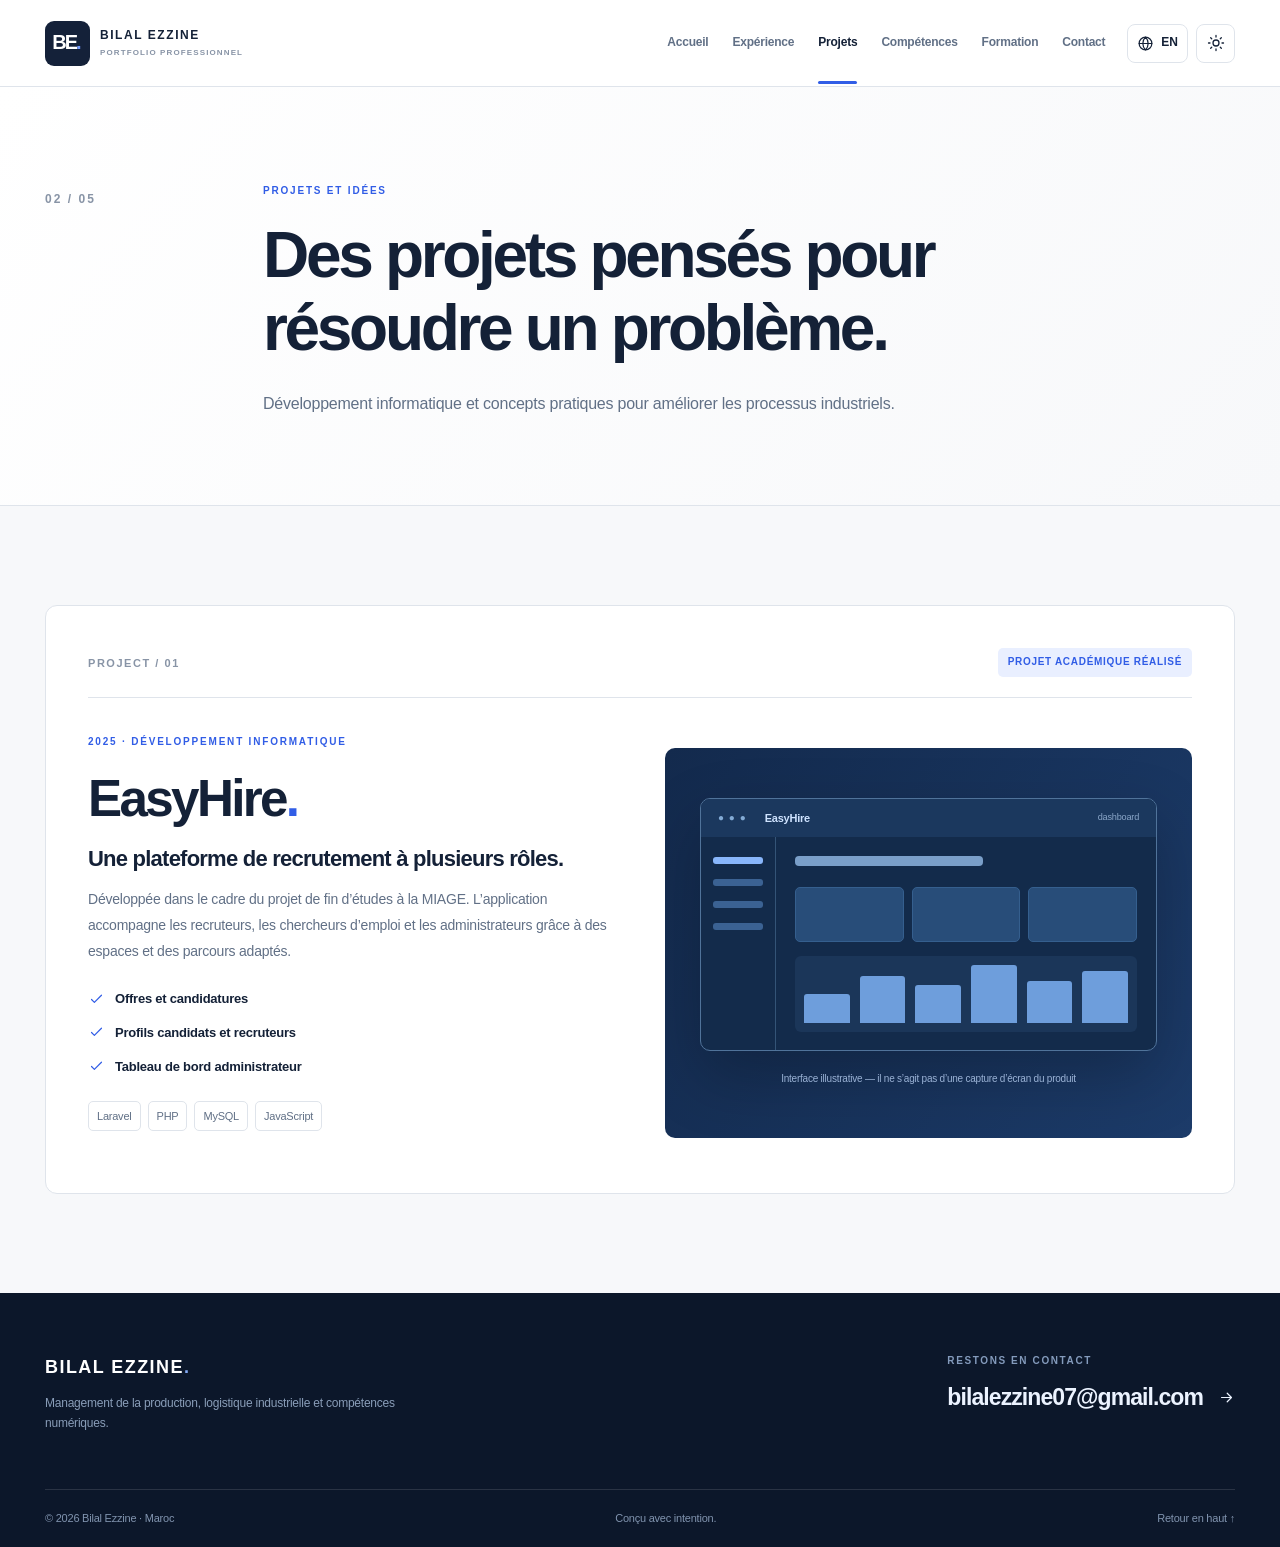
<file: projects.html>
<!doctype html><html lang="fr" data-theme="light" data-title-en="Projects | Bilal Ezzine" data-title-fr="Projets | Bilal Ezzine"><head><meta charset="utf-8"><meta name="viewport" content="width=device-width, initial-scale=1"><meta name="color-scheme" content="light dark"><meta name="theme-color" content="#f7f8fa"><meta name="description" content="Projet de Bilal Ezzine : plateforme de recrutement EasyHire (Laravel, MySQL, JavaScript), réalisée dans le cadre du projet de fin d’études à la MIAGE."><meta property="og:title" content="Projets | Bilal Ezzine"><meta property="og:type" content="website"><meta property="og:locale" content="fr_FR"><meta property="og:locale:alternate" content="en_US"><meta name="author" content="Bilal Ezzine"><meta name="twitter:card" content="summary"><meta property="og:description" content="Projet de Bilal Ezzine : plateforme de recrutement EasyHire (Laravel, MySQL, JavaScript), réalisée dans le cadre du projet de fin d’études à la MIAGE."><title>Projets | Bilal Ezzine</title><link rel="icon" type="image/svg+xml" href="favicon.svg"><link rel="stylesheet" href="style.css"><script>document.documentElement.classList.add("js");try{let x=localStorage.getItem('be-theme');if(x==='dark'||x==='light')document.documentElement.dataset.theme=x;let y=localStorage.getItem('be-lang');if(y==='en')document.documentElement.lang='en';}catch(e){}</script><script src="script.js" defer></script></head><body id="top"><a class="skip" href="#main"><span data-en="Skip to main content" data-fr="Aller au contenu principal">Aller au contenu principal</span></a>
<header class="site-header"><div class="shell header-layout"><a href="index.html" class="brand" aria-label="Bilal Ezzine — portfolio"><span class="brand-monogram">BE<span>.</span></span><span class="brand-text"><strong>BILAL EZZINE</strong><small><span data-en="PROFESSIONAL PORTFOLIO" data-fr="PORTFOLIO PROFESSIONNEL">PORTFOLIO PROFESSIONNEL</span></small></span></a>
<nav class="navlinks" id="main-navigation" aria-label="Main navigation"><a class="navlink " href="index.html" ><span data-en="Overview" data-fr="Accueil">Accueil</span></a><a class="navlink " href="experience.html" ><span data-en="Experience" data-fr="Expérience">Expérience</span></a><a class="navlink is-current" href="projects.html" aria-current="page"><span data-en="Projects" data-fr="Projets">Projets</span></a><a class="navlink " href="skills.html" ><span data-en="Skills" data-fr="Compétences">Compétences</span></a><a class="navlink " href="education.html" ><span data-en="Education" data-fr="Formation">Formation</span></a><a class="navlink " href="contact.html" ><span data-en="Contact" data-fr="Contact">Contact</span></a></nav>
<div class="header-actions"><button type="button" class="small-control language-control" id="language-toggle" aria-label="Switch language"><svg class="ico" width="17" height="17" viewBox="0 0 24 24" fill="none" stroke="currentColor" stroke-width="1.7" stroke-linecap="round" stroke-linejoin="round" aria-hidden="true"><circle cx="12" cy="12" r="9"/><path d="M3 12h18M12 3c5 5 5 13 0 18M12 3c-5 5-5 13 0 18"/></svg><span id="language-label">EN</span></button><button type="button" class="small-control theme-control" id="theme-toggle" aria-label="Switch color theme"><svg class="ico" width="18" height="18" viewBox="0 0 24 24" fill="none" stroke="currentColor" stroke-width="1.7" stroke-linecap="round" stroke-linejoin="round" aria-hidden="true"><circle cx="12" cy="12" r="4"/><path d="M12 2v2m0 16v2M4.9 4.9l1.4 1.4m11.4 11.4 1.4 1.4M2 12h2m16 0h2M4.9 19.1l1.4-1.4M17.7 6.3l1.4-1.4"/></svg></button><button type="button" class="small-control menu-control" id="menu-toggle" aria-label="Open menu" aria-controls="main-navigation" aria-expanded="false"><svg class="ico" width="20" height="20" viewBox="0 0 24 24" fill="none" stroke="currentColor" stroke-width="1.7" stroke-linecap="round" stroke-linejoin="round" aria-hidden="true"><path d="M4 7h16M4 12h16M4 17h16"/></svg></button></div></div></header><main id="main"><section class="subhero"><div class="shell subhero-inner"><div class="subhero-number">02 / 05</div><div class="subhero-copy"><div class="section-kicker"><span data-en="PROJECTS &amp; IDEAS" data-fr="PROJETS ET IDÉES">PROJETS ET IDÉES</span></div><h1><span data-en="Built to solve a problem." data-fr="Des projets pensés pour résoudre un problème.">Des projets pensés pour résoudre un problème.</span></h1><p><span data-en="Software development work and practical concepts for improving industrial workflows." data-fr="Développement informatique et concepts pratiques pour améliorer les processus industriels.">Développement informatique et concepts pratiques pour améliorer les processus industriels.</span></p></div></div></section><section class="section"><div class="shell projects-detail">
<article class="case-card"><div class="case-top"><span class="case-number">PROJECT / 01</span><span class="capsule"><span data-en="COMPLETED ACADEMIC PROJECT" data-fr="PROJET ACADÉMIQUE RÉALISÉ">PROJET ACADÉMIQUE RÉALISÉ</span></span></div><div class="case-grid"><div><div class="section-kicker">2025 · <span data-en="SOFTWARE DEVELOPMENT" data-fr="DÉVELOPPEMENT INFORMATIQUE">DÉVELOPPEMENT INFORMATIQUE</span></div><h2>EasyHire<span class="full-stop">.</span></h2><h3><span data-en="A recruitment platform with multiple user roles." data-fr="Une plateforme de recrutement à plusieurs rôles.">Une plateforme de recrutement à plusieurs rôles.</span></h3><p><span data-en="Developed as a final-year project at MIAGE. The application supports recruiters, job seekers and administrators through distinct interfaces and workflows." data-fr="Développée dans le cadre du projet de fin d’études à la MIAGE. L’application accompagne les recruteurs, les chercheurs d’emploi et les administrateurs grâce à des espaces et des parcours adaptés.">Développée dans le cadre du projet de fin d’études à la MIAGE. L’application accompagne les recruteurs, les chercheurs d’emploi et les administrateurs grâce à des espaces et des parcours adaptés.</span></p><div class="case-list"><span><svg class="ico" width="17" height="17" viewBox="0 0 24 24" fill="none" stroke="currentColor" stroke-width="1.7" stroke-linecap="round" stroke-linejoin="round" aria-hidden="true"><path d="m5 12 4 4L19 6"/></svg><span data-en="Job listings &amp; applications" data-fr="Offres et candidatures">Offres et candidatures</span></span><span><svg class="ico" width="17" height="17" viewBox="0 0 24 24" fill="none" stroke="currentColor" stroke-width="1.7" stroke-linecap="round" stroke-linejoin="round" aria-hidden="true"><path d="m5 12 4 4L19 6"/></svg><span data-en="Candidate and recruiter profiles" data-fr="Profils candidats et recruteurs">Profils candidats et recruteurs</span></span><span><svg class="ico" width="17" height="17" viewBox="0 0 24 24" fill="none" stroke="currentColor" stroke-width="1.7" stroke-linecap="round" stroke-linejoin="round" aria-hidden="true"><path d="m5 12 4 4L19 6"/></svg><span data-en="Administration dashboard" data-fr="Tableau de bord administrateur">Tableau de bord administrateur</span></span></div><div class="chip-row"><span>Laravel</span><span>PHP</span><span>MySQL</span><span>JavaScript</span></div></div><div class="case-visual case-easy"><div class="ui-card"><div class="ui-top"><span class="ui-dots">● ● ●</span><b>EasyHire</b><small>dashboard</small></div><div class="ui-body"><div class="ui-left"><i></i><i></i><i></i><i></i></div><div class="ui-right"><div class="ui-title"></div><div class="ui-tiles"><i></i><i></i><i></i></div><div class="ui-bars"><i></i><i></i><i></i><i></i><i></i><i></i></div></div></div></div><span class="case-visual-caption"><span data-en="Illustrative interface — not a product screenshot" data-fr="Interface illustrative — il ne s’agit pas d’une capture d’écran du produit">Interface illustrative — il ne s’agit pas d’une capture d’écran du produit</span></span></div></div></article>

</div></section></main><footer class="footer"><div class="shell"><div class="footer-top"><div><a class="footer-brand" href="index.html">BILAL EZZINE<span>.</span></a><p><span data-en="Production management, industrial logistics and digital skills." data-fr="Management de la production, logistique industrielle et compétences numériques.">Management de la production, logistique industrielle et compétences numériques.</span></p></div><div class="footer-contact"><span class="mini-label"><span data-en="LET’S CONNECT" data-fr="RESTONS EN CONTACT">RESTONS EN CONTACT</span></span><a href="mailto:bilalezzine07@gmail.com">bilalezzine07@gmail.com <svg class="ico" width="17" height="17" viewBox="0 0 24 24" fill="none" stroke="currentColor" stroke-width="1.7" stroke-linecap="round" stroke-linejoin="round" aria-hidden="true"><path d="M5 12h14m-6-6 6 6-6 6"/></svg></a></div></div><div class="footer-bottom"><span data-en="© 2026 Bilal Ezzine · Morocco" data-fr="© 2026 Bilal Ezzine · Maroc">© 2026 Bilal Ezzine · Maroc</span><span><span data-en="Built with purpose." data-fr="Conçu avec intention.">Conçu avec intention.</span></span><a href="#top"><span data-en="Back to top" data-fr="Retour en haut">Retour en haut</span> ↑</a></div></div></footer></body></html>
</file>
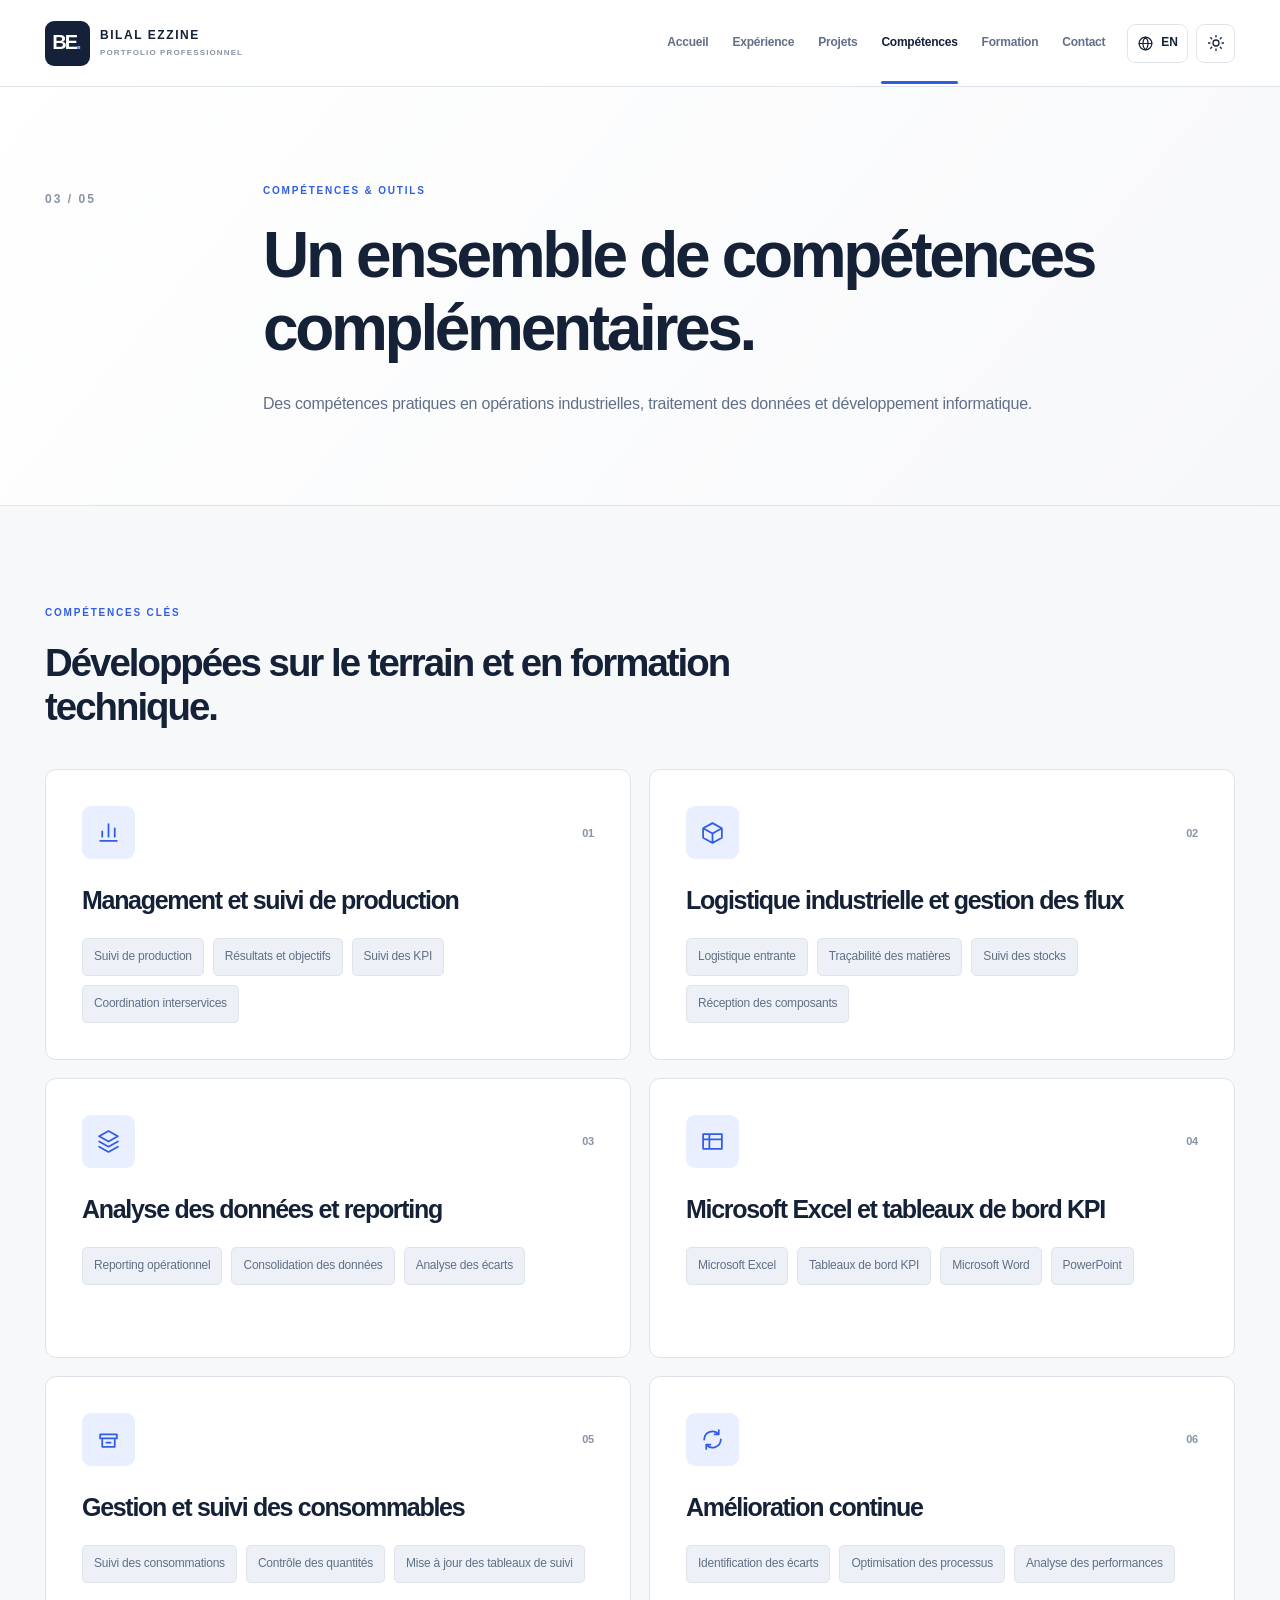
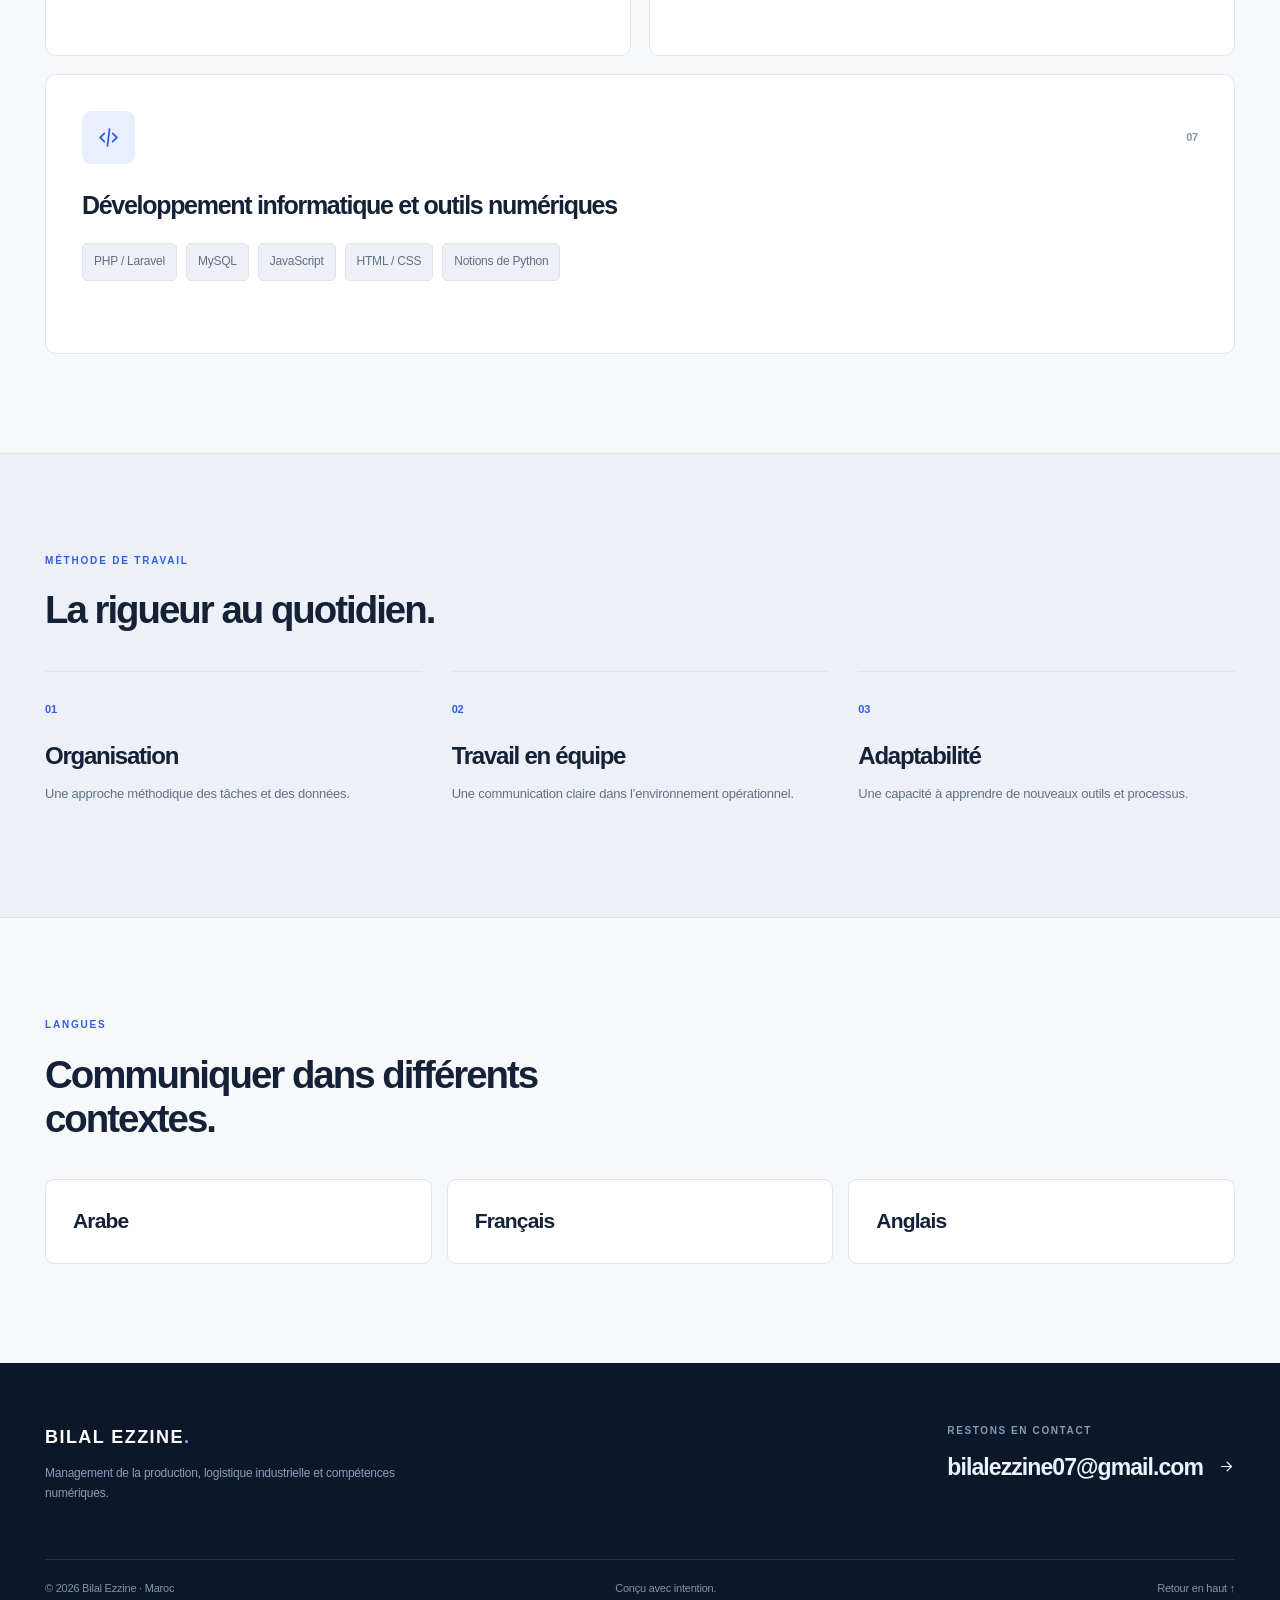
<file: skills.html>
<!doctype html><html lang="fr" data-theme="light" data-title-en="Skills | Bilal Ezzine" data-title-fr="Compétences | Bilal Ezzine"><head><meta charset="utf-8"><meta name="viewport" content="width=device-width, initial-scale=1"><meta name="color-scheme" content="light dark"><meta name="theme-color" content="#f7f8fa"><meta name="description" content="Compétences de Bilal Ezzine : management et suivi de production, logistique industrielle, analyse de données, Excel, consommables, amélioration continue et développement informatique."><meta property="og:title" content="Compétences | Bilal Ezzine"><meta property="og:type" content="website"><meta property="og:locale" content="fr_FR"><meta property="og:locale:alternate" content="en_US"><meta name="author" content="Bilal Ezzine"><meta name="twitter:card" content="summary"><meta property="og:description" content="Compétences de Bilal Ezzine : management et suivi de production, logistique industrielle, analyse de données, Excel, consommables, amélioration continue et développement informatique."><title>Compétences | Bilal Ezzine</title><link rel="icon" type="image/svg+xml" href="favicon.svg"><link rel="stylesheet" href="style.css"><script>document.documentElement.classList.add("js");try{let x=localStorage.getItem('be-theme');if(x==='dark'||x==='light')document.documentElement.dataset.theme=x;let y=localStorage.getItem('be-lang');if(y==='en')document.documentElement.lang='en';}catch(e){}</script><script src="script.js" defer></script></head><body id="top"><a class="skip" href="#main"><span data-en="Skip to main content" data-fr="Aller au contenu principal">Aller au contenu principal</span></a>
<header class="site-header"><div class="shell header-layout"><a href="index.html" class="brand" aria-label="Bilal Ezzine — portfolio"><span class="brand-monogram">BE<span>.</span></span><span class="brand-text"><strong>BILAL EZZINE</strong><small><span data-en="PROFESSIONAL PORTFOLIO" data-fr="PORTFOLIO PROFESSIONNEL">PORTFOLIO PROFESSIONNEL</span></small></span></a>
<nav class="navlinks" id="main-navigation" aria-label="Main navigation"><a class="navlink " href="index.html" ><span data-en="Overview" data-fr="Accueil">Accueil</span></a><a class="navlink " href="experience.html" ><span data-en="Experience" data-fr="Expérience">Expérience</span></a><a class="navlink " href="projects.html" ><span data-en="Projects" data-fr="Projets">Projets</span></a><a class="navlink is-current" href="skills.html" aria-current="page"><span data-en="Skills" data-fr="Compétences">Compétences</span></a><a class="navlink " href="education.html" ><span data-en="Education" data-fr="Formation">Formation</span></a><a class="navlink " href="contact.html" ><span data-en="Contact" data-fr="Contact">Contact</span></a></nav>
<div class="header-actions"><button type="button" class="small-control language-control" id="language-toggle" aria-label="Switch language"><svg class="ico" width="17" height="17" viewBox="0 0 24 24" fill="none" stroke="currentColor" stroke-width="1.7" stroke-linecap="round" stroke-linejoin="round" aria-hidden="true"><circle cx="12" cy="12" r="9"/><path d="M3 12h18M12 3c5 5 5 13 0 18M12 3c-5 5-5 13 0 18"/></svg><span id="language-label">EN</span></button><button type="button" class="small-control theme-control" id="theme-toggle" aria-label="Switch color theme"><svg class="ico" width="18" height="18" viewBox="0 0 24 24" fill="none" stroke="currentColor" stroke-width="1.7" stroke-linecap="round" stroke-linejoin="round" aria-hidden="true"><circle cx="12" cy="12" r="4"/><path d="M12 2v2m0 16v2M4.9 4.9l1.4 1.4m11.4 11.4 1.4 1.4M2 12h2m16 0h2M4.9 19.1l1.4-1.4M17.7 6.3l1.4-1.4"/></svg></button><button type="button" class="small-control menu-control" id="menu-toggle" aria-label="Open menu" aria-controls="main-navigation" aria-expanded="false"><svg class="ico" width="20" height="20" viewBox="0 0 24 24" fill="none" stroke="currentColor" stroke-width="1.7" stroke-linecap="round" stroke-linejoin="round" aria-hidden="true"><path d="M4 7h16M4 12h16M4 17h16"/></svg></button></div></div></header><main id="main"><section class="subhero"><div class="shell subhero-inner"><div class="subhero-number">03 / 05</div><div class="subhero-copy"><div class="section-kicker"><span data-en="SKILLS &amp; TOOLKIT" data-fr="COMPÉTENCES &amp; OUTILS">COMPÉTENCES &amp; OUTILS</span></div><h1><span data-en="A versatile technical toolkit." data-fr="Un ensemble de compétences complémentaires.">Un ensemble de compétences complémentaires.</span></h1><p><span data-en="Practical capabilities in industrial operations, data handling and software development." data-fr="Des compétences pratiques en opérations industrielles, traitement des données et développement informatique.">Des compétences pratiques en opérations industrielles, traitement des données et développement informatique.</span></p></div></div></section><section class="section"><div class="shell"><div class="skills-intro"><div class="section-kicker"><span data-en="CORE COMPETENCIES" data-fr="COMPÉTENCES CLÉS">COMPÉTENCES CLÉS</span></div><h2><span data-en="Built through hands-on work and technical training." data-fr="Développées sur le terrain et en formation technique.">Développées sur le terrain et en formation technique.</span></h2></div><div class="skills-grid"><article class="skill-tile"><div class="skill-tile-top"><span><svg class="ico" width="25" height="25" viewBox="0 0 24 24" fill="none" stroke="currentColor" stroke-width="1.7" stroke-linecap="round" stroke-linejoin="round" aria-hidden="true"><path d="M4 20h16M6 16v-5m6 5V4m6 12V8"/></svg></span><b>01</b></div><h3><span data-en="Production management &amp; monitoring" data-fr="Management et suivi de production">Management et suivi de production</span></h3><div class="skill-tags"><span data-en="Production follow-up" data-fr="Suivi de production">Suivi de production</span><span data-en="Results vs. targets" data-fr="Résultats et objectifs">Résultats et objectifs</span><span data-en="KPI monitoring" data-fr="Suivi des KPI">Suivi des KPI</span><span data-en="Cross-functional coordination" data-fr="Coordination interservices">Coordination interservices</span></div></article><article class="skill-tile"><div class="skill-tile-top"><span><svg class="ico" width="25" height="25" viewBox="0 0 24 24" fill="none" stroke="currentColor" stroke-width="1.7" stroke-linecap="round" stroke-linejoin="round" aria-hidden="true"><path d="m12 3 9 5-9 5-9-5 9-5Zm-9 5v9l9 5 9-5V8m-9 5v9"/></svg></span><b>02</b></div><h3><span data-en="Industrial logistics &amp; flow management" data-fr="Logistique industrielle et gestion des flux">Logistique industrielle et gestion des flux</span></h3><div class="skill-tags"><span data-en="Inbound logistics" data-fr="Logistique entrante">Logistique entrante</span><span data-en="Material traceability" data-fr="Traçabilité des matières">Traçabilité des matières</span><span data-en="Stock monitoring" data-fr="Suivi des stocks">Suivi des stocks</span><span data-en="Component receiving" data-fr="Réception des composants">Réception des composants</span></div></article><article class="skill-tile"><div class="skill-tile-top"><span><svg class="ico" width="25" height="25" viewBox="0 0 24 24" fill="none" stroke="currentColor" stroke-width="1.7" stroke-linecap="round" stroke-linejoin="round" aria-hidden="true"><path d="m12 2 9 5-9 5-9-5 9-5Zm-9 10 9 5 9-5M3 17l9 5 9-5"/></svg></span><b>03</b></div><h3><span data-en="Data analysis &amp; reporting" data-fr="Analyse des données et reporting">Analyse des données et reporting</span></h3><div class="skill-tags"><span data-en="Operational reporting" data-fr="Reporting opérationnel">Reporting opérationnel</span><span data-en="Data consolidation" data-fr="Consolidation des données">Consolidation des données</span><span data-en="Gap analysis" data-fr="Analyse des écarts">Analyse des écarts</span></div></article><article class="skill-tile"><div class="skill-tile-top"><span><svg class="ico" width="25" height="25" viewBox="0 0 24 24" fill="none" stroke="currentColor" stroke-width="1.7" stroke-linecap="round" stroke-linejoin="round" aria-hidden="true"><path d="M3 5h18v14H3zM3 10h18M9 5v14"/></svg></span><b>04</b></div><h3><span data-en="Microsoft Excel &amp; KPI dashboards" data-fr="Microsoft Excel et tableaux de bord KPI">Microsoft Excel et tableaux de bord KPI</span></h3><div class="skill-tags"><span data-en="Microsoft Excel" data-fr="Microsoft Excel">Microsoft Excel</span><span data-en="KPI dashboards" data-fr="Tableaux de bord KPI">Tableaux de bord KPI</span><span data-en="Microsoft Word" data-fr="Microsoft Word">Microsoft Word</span><span data-en="PowerPoint" data-fr="PowerPoint">PowerPoint</span></div></article><article class="skill-tile"><div class="skill-tile-top"><span><svg class="ico" width="25" height="25" viewBox="0 0 24 24" fill="none" stroke="currentColor" stroke-width="1.7" stroke-linecap="round" stroke-linejoin="round" aria-hidden="true"><path d="M4 7h16v4H4zM6 11v8h12v-8M10 15h4"/></svg></span><b>05</b></div><h3><span data-en="Consumables management &amp; monitoring" data-fr="Gestion et suivi des consommables">Gestion et suivi des consommables</span></h3><div class="skill-tags"><span data-en="Consumption monitoring" data-fr="Suivi des consommations">Suivi des consommations</span><span data-en="Quantity control" data-fr="Contrôle des quantités">Contrôle des quantités</span><span data-en="Tracking sheet updates" data-fr="Mise à jour des tableaux de suivi">Mise à jour des tableaux de suivi</span></div></article><article class="skill-tile"><div class="skill-tile-top"><span><svg class="ico" width="25" height="25" viewBox="0 0 24 24" fill="none" stroke="currentColor" stroke-width="1.7" stroke-linecap="round" stroke-linejoin="round" aria-hidden="true"><path d="M20 12a8 8 0 0 1-14 5M4 12a8 8 0 0 1 14-5M18 3v4h-4M6 21v-4h4"/></svg></span><b>06</b></div><h3><span data-en="Continuous improvement" data-fr="Amélioration continue">Amélioration continue</span></h3><div class="skill-tags"><span data-en="Gap identification" data-fr="Identification des écarts">Identification des écarts</span><span data-en="Process optimisation" data-fr="Optimisation des processus">Optimisation des processus</span><span data-en="Performance analysis" data-fr="Analyse des performances">Analyse des performances</span></div></article><article class="skill-tile"><div class="skill-tile-top"><span><svg class="ico" width="25" height="25" viewBox="0 0 24 24" fill="none" stroke="currentColor" stroke-width="1.7" stroke-linecap="round" stroke-linejoin="round" aria-hidden="true"><path d="m8 8-4 4 4 4m8-8 4 4-4 4m-3-12-2 16"/></svg></span><b>07</b></div><h3><span data-en="Software development &amp; digital tools" data-fr="Développement informatique et outils numériques">Développement informatique et outils numériques</span></h3><div class="skill-tags"><span data-en="PHP / Laravel" data-fr="PHP / Laravel">PHP / Laravel</span><span data-en="MySQL" data-fr="MySQL">MySQL</span><span data-en="JavaScript" data-fr="JavaScript">JavaScript</span><span data-en="HTML / CSS" data-fr="HTML / CSS">HTML / CSS</span><span data-en="Python basics" data-fr="Notions de Python">Notions de Python</span></div></article></div></div></section><section class="section tinted"><div class="shell"><div class="section-title-wrap"><div><div class="section-kicker"><span data-en="WORKING STYLE" data-fr="MÉTHODE DE TRAVAIL">MÉTHODE DE TRAVAIL</span></div><h2><span data-en="Reliable in the details." data-fr="La rigueur au quotidien.">La rigueur au quotidien.</span></h2></div></div><div class="values-grid"><div class="value-item"><span>01</span><h3><span data-en="Organization" data-fr="Organisation">Organisation</span></h3><p><span data-en="A methodical approach to tasks and records." data-fr="Une approche méthodique des tâches et des données.">Une approche méthodique des tâches et des données.</span></p></div><div class="value-item"><span>02</span><h3><span data-en="Teamwork" data-fr="Travail en équipe">Travail en équipe</span></h3><p><span data-en="Clear communication in operational environments." data-fr="Une communication claire dans l’environnement opérationnel.">Une communication claire dans l’environnement opérationnel.</span></p></div><div class="value-item"><span>03</span><h3><span data-en="Adaptability" data-fr="Adaptabilité">Adaptabilité</span></h3><p><span data-en="Comfortable learning new tools and processes." data-fr="Une capacité à apprendre de nouveaux outils et processus.">Une capacité à apprendre de nouveaux outils et processus.</span></p></div></div></div></section><section class="section"><div class="shell"><div class="section-title-wrap"><div><div class="section-kicker"><span data-en="LANGUAGES" data-fr="LANGUES">LANGUES</span></div><h2><span data-en="Communication across contexts." data-fr="Communiquer dans différents contextes.">Communiquer dans différents contextes.</span></h2></div></div><div class="language-strip"><span><span data-en="Arabic" data-fr="Arabe">Arabe</span></span><span><span data-en="French" data-fr="Français">Français</span></span><span><span data-en="English" data-fr="Anglais">Anglais</span></span></div></div></section></main><footer class="footer"><div class="shell"><div class="footer-top"><div><a class="footer-brand" href="index.html">BILAL EZZINE<span>.</span></a><p><span data-en="Production management, industrial logistics and digital skills." data-fr="Management de la production, logistique industrielle et compétences numériques.">Management de la production, logistique industrielle et compétences numériques.</span></p></div><div class="footer-contact"><span class="mini-label"><span data-en="LET’S CONNECT" data-fr="RESTONS EN CONTACT">RESTONS EN CONTACT</span></span><a href="mailto:bilalezzine07@gmail.com">bilalezzine07@gmail.com <svg class="ico" width="17" height="17" viewBox="0 0 24 24" fill="none" stroke="currentColor" stroke-width="1.7" stroke-linecap="round" stroke-linejoin="round" aria-hidden="true"><path d="M5 12h14m-6-6 6 6-6 6"/></svg></a></div></div><div class="footer-bottom"><span data-en="© 2026 Bilal Ezzine · Morocco" data-fr="© 2026 Bilal Ezzine · Maroc">© 2026 Bilal Ezzine · Maroc</span><span><span data-en="Built with purpose." data-fr="Conçu avec intention.">Conçu avec intention.</span></span><a href="#top"><span data-en="Back to top" data-fr="Retour en haut">Retour en haut</span> ↑</a></div></div></footer></body></html>
</file>
<file: style.css>
/* Bilal Ezzine — professional portfolio 2026 */
:root{--bg:#f7f8fa;--paper:#fff;--shade:#edf1f7;--ink:#142137;--muted:#617086;--muted2:#8894a6;--line:#dfe4eb;--blue:#315de6;--blue-hover:#244bd0;--blue-light:#e9efff;--navy:#142139;--deep:#0c172a;--shadow:0 22px 70px rgba(26,43,75,.07);--on-blue:#fff;color-scheme:light}
:root[data-theme="dark"]{--bg:#0c1524;--paper:#142238;--shade:#182a44;--ink:#f1f6fc;--muted:#b7c4d5;--muted2:#8699af;--line:#2a3c55;--blue:#8baeff;--blue-hover:#adc7ff;--blue-light:#20385a;--navy:#152640;--deep:#0a111c;--shadow:0 22px 70px rgba(0,0,0,.15);--on-blue:#0b1830;color-scheme:dark}
*{box-sizing:border-box}html{scroll-behavior:smooth;scroll-padding-top:105px}body{margin:0;background:var(--bg);color:var(--ink);font-family:Inter,'Segoe UI',-apple-system,BlinkMacSystemFont,Arial,sans-serif;font-size:15px;line-height:1.66;-webkit-font-smoothing:antialiased;letter-spacing:-.015em}img,svg{max-width:100%}a{color:inherit}button{font:inherit}button,a{-webkit-tap-highlight-color:transparent}::selection{background:var(--blue);color:var(--on-blue)}:focus-visible{outline:3px solid var(--blue);outline-offset:4px}.skip{position:fixed;top:-90px;left:12px;z-index:200;background:var(--blue);color:var(--on-blue);padding:12px 18px;text-decoration:none;border-radius:6px}.skip:focus{top:12px}.shell{width:min(1220px,calc(100% - 90px));margin:0 auto}.ico{flex:none}.site-header{position:sticky;top:0;z-index:50;background:color-mix(in srgb,var(--paper),transparent 3%);border-bottom:1px solid var(--line);backdrop-filter:blur(12px);-webkit-backdrop-filter:blur(12px)}.header-layout{display:flex;align-items:center;gap:22px;min-height:86px}.brand{display:flex;gap:10px;align-items:center;text-decoration:none;margin-right:auto;min-width:max-content}.brand-monogram{height:45px;width:45px;border-radius:9px;background:var(--navy);color:#fff;display:flex;justify-content:center;align-items:center;font-size:20px;letter-spacing:-.1em;font-weight:850;padding-right:3px}.brand-monogram span{color:#759cff}.brand-text{display:flex;flex-direction:column;gap:0}.brand-text strong{font-size:12px;letter-spacing:.13em;font-weight:850}.brand-text small{font-size:8px;letter-spacing:.14em;color:var(--muted2);font-weight:800}.brand-text small span{font-size:inherit}.navlinks{display:flex;align-items:center;gap:24px}.navlink{text-decoration:none;color:var(--muted);font-size:12px;font-weight:650;position:relative;white-space:nowrap;transition:color .18s}.navlink:hover,.navlink.is-current{color:var(--ink)}.navlink.is-current::after{position:absolute;content:'';bottom:-31px;left:0;right:0;height:3px;background:var(--blue);border-radius:3px}.header-actions{display:flex;gap:8px}.small-control{color:var(--ink);min-width:39px;min-height:39px;padding:0 9px;display:flex;justify-content:center;align-items:center;gap:7px;background:transparent;border:1px solid var(--line);border-radius:8px;cursor:pointer;transition:background .15s}.small-control:hover{background:var(--shade)}.small-control span{font-size:12px;font-weight:800}.menu-control{display:none}
h1,h2,h3,p{margin-top:0}h1,h2,h3{letter-spacing:-.052em;line-height:1.15}h1{font-size:clamp(48px,5.3vw,79px);font-weight:800}h2{font-size:clamp(31px,3vw,45px);font-weight:800}p{color:var(--muted)}.section-kicker{font-size:10px;font-weight:850;letter-spacing:.18em;text-transform:uppercase;color:var(--blue);margin-bottom:19px}.section-kicker span{color:inherit}.btn{display:inline-flex;align-items:center;justify-content:space-between;gap:22px;min-height:54px;padding:15px 19px;background:var(--blue);color:var(--on-blue);border:1px solid var(--blue);border-radius:7px;font-weight:750;font-size:13px;text-decoration:none;transition:transform .15s,background .15s,border-color .15s}.btn:hover{background:var(--blue-hover);border-color:var(--blue-hover);transform:translateY(-2px)}.btn.secondary{color:var(--ink);background:transparent;border-color:var(--line)}.btn.secondary:hover{background:var(--paper);border-color:var(--blue)}.inline-link{font-weight:750;display:inline-flex;gap:12px;align-items:center;color:var(--blue);font-size:13px;text-decoration:none}.inline-link:hover{text-decoration:underline}.inline-link svg{transition:transform .2s}.inline-link:hover svg{transform:translateX(4px)}.hero{position:relative;overflow:hidden;border-bottom:1px solid var(--line);background:linear-gradient(115deg,var(--bg) 40%,var(--paper))}.hero-layout{display:grid;grid-template-columns:minmax(0,1.18fr) minmax(355px,.85fr);gap:66px;align-items:center;min-height:660px;padding:72px 0 76px}.hero-copy{position:relative;z-index:2}.hero-eyebrow{font-weight:800;text-transform:uppercase;letter-spacing:.12em;color:var(--blue);display:flex;align-items:center;gap:11px;font-size:10px;margin-bottom:37px}.dot{width:8px;height:8px;background:var(--blue);border-radius:50%;box-shadow:0 0 0 5px var(--blue-light)}.eyebrow-name{font-size:11px;letter-spacing:.1em;color:var(--muted2);font-weight:850;margin:0 0 14px}.slash{color:var(--blue);padding:0 10px}.hero h1{margin:0 0 24px;max-width:700px}.hero-description{font-size:16px;max-width:590px;line-height:1.82;margin-bottom:30px}.hero-actions{display:flex;gap:12px;flex-wrap:wrap}.hero-details{display:flex;align-items:center;gap:14px;flex-wrap:wrap;color:var(--muted);font-size:12px;font-weight:650;margin-top:39px}.hero-details>span:first-child{display:inline-flex;align-items:center;gap:7px}.hero-details svg{color:var(--blue)}.detail-separator{background:var(--line);height:18px;width:1px}.hero-art{height:475px;position:relative;display:flex;align-items:center;justify-content:center}.hero-art-grid{position:absolute;inset:7% 0 2% 0;border-radius:24px;background-color:var(--shade);background-image:linear-gradient(to right,color-mix(in srgb,var(--line),transparent 13%) 1px,transparent 1px),linear-gradient(to bottom,color-mix(in srgb,var(--line),transparent 13%) 1px,transparent 1px);background-size:35px 35px;clip-path:polygon(12% 0,100% 0,100% 86%,84% 100%,0 100%,0 18%)}.hero-art-grid::before{content:'';width:195px;height:195px;border:1px solid color-mix(in srgb,var(--blue),transparent 65%);border-radius:50%;position:absolute;right:-35px;top:-60px}.hero-portrait{position:relative;width:320px;height:355px;border-radius:165px 165px 10px 10px;overflow:hidden;border:7px solid var(--paper);background:#d7dfe6;box-shadow:0 25px 80px rgba(15,34,61,.18);transform:translateY(-7px)}.hero-portrait img{width:100%;height:100%;object-fit:cover;object-position:center top;filter:saturate(.84) contrast(1.06)}.portrait-signature{position:absolute;bottom:18px;left:20px;font-weight:900;color:white;letter-spacing:-.07em;font-size:22px;text-shadow:0 2px 8px rgba(10,19,36,.7)}.portrait-card{position:absolute;bottom:15px;left:0;z-index:4;display:flex;flex-direction:column;gap:2px;padding:19px 22px;background:var(--paper);border:1px solid var(--line);border-left:4px solid var(--blue);border-radius:9px;box-shadow:var(--shadow);max-width:265px}.portrait-card-kicker{font-size:9px;letter-spacing:.15em;color:var(--blue);font-weight:850}.portrait-card strong{font-size:17px;letter-spacing:-.03em}.portrait-card small{font-size:11px;color:var(--muted)}.hero-side-note{position:absolute;right:-21px;top:30px;writing-mode:vertical-rl;letter-spacing:.2em;color:var(--muted2);font-size:9px;font-weight:850}.expertise-bar{background:var(--navy);color:#fff}.expertise-inner{display:grid;grid-template-columns:repeat(3,1fr);padding:25px 0}.expertise-inner>span{padding:0 35px;display:flex;gap:16px;align-items:center;color:#8298b5;font-size:11px;font-weight:850}.expertise-inner>span:first-child{padding-left:0}.expertise-inner>span+span{border-left:1px solid rgba(255,255,255,.13)}.expertise-inner b{font-size:11px;color:#e5edfa;letter-spacing:.07em;text-transform:uppercase}
.section{padding:99px 0}.section.tinted{background:var(--shade);border-top:1px solid var(--line);border-bottom:1px solid var(--line)}.section-title-wrap{display:flex;gap:50px;align-items:flex-end;justify-content:space-between;margin-bottom:38px}.section-title-wrap h2{margin:0;max-width:670px}.heading-aside{margin:0 0 5px;font-size:14px;max-width:310px;line-height:1.8}.area-grid{display:grid;grid-template-columns:repeat(3,minmax(0,1fr));gap:15px}.area-card{background:var(--paper);border:1px solid var(--line);border-radius:11px;min-height:335px;padding:31px;display:flex;flex-direction:column;transition:transform .18s,box-shadow .18s}.area-card:hover{transform:translateY(-4px);box-shadow:var(--shadow)}.area-top{display:flex;justify-content:space-between;align-items:center;margin-bottom:27px}.area-icon{width:49px;height:49px;display:grid;place-items:center;color:var(--blue);background:var(--blue-light);border-radius:9px}.area-no{font-size:11px;color:var(--muted2);font-weight:800}.area-card h3{font-size:23px;margin:0 0 14px}.area-card p{font-size:13px;line-height:1.8;margin:0 0 28px}.area-foot{color:var(--blue);margin-top:auto;font-size:9px;font-weight:850;letter-spacing:.12em}.career-feature{display:grid;grid-template-columns:.85fr 1.3fr;border-radius:12px;overflow:hidden;border:1px solid var(--line);background:var(--paper);box-shadow:var(--shadow)}.career-feature-spot{position:relative;background:linear-gradient(135deg,#1b3560,#0f1c34);color:white;padding:45px;display:flex;flex-direction:column;justify-content:flex-end;min-height:430px;overflow:hidden}.feature-watermark{position:absolute;top:-35px;right:-9px;font-size:270px;letter-spacing:-.12em;line-height:1;font-weight:900;color:rgba(255,255,255,.045)}.career-feature-spot>span{color:#9cbcf9;letter-spacing:.15em;font-size:10px;font-weight:850}.career-feature-spot h3{font-size:38px;letter-spacing:-.055em;margin:14px 0 12px;max-width:340px}.career-feature-spot p{color:#b3c5e0;font-size:12px;margin:0}.career-feature-content{padding:44px 52px}.job-head{display:flex;justify-content:space-between;gap:12px;align-items:center;margin-bottom:14px}.job-head time{font-size:11px;font-weight:850;color:var(--muted2)}.capsule{display:inline-flex;align-items:center;width:max-content;max-width:100%;padding:6px 10px;border-radius:5px;background:var(--blue-light);color:var(--blue);font-size:10px;font-weight:800;letter-spacing:.07em}.capsule.subtle,.capsule.outline{background:transparent;border:1px solid var(--line);color:var(--muted)}.career-feature-content h3{font-size:21px;margin:0 0 9px}.career-feature-content p{font-size:13px;margin:0 0 20px;line-height:1.75}.career-feature-content .line{height:1px;background:var(--line);margin:21px 0 23px}.career-feature-content>.inline-link{margin-top:9px}.project-grid{display:grid;grid-template-columns:1.65fr .83fr;gap:16px}.project-highlight{border:1px solid var(--line);background:var(--paper);display:grid;grid-template-columns:1fr 1fr;border-radius:11px;overflow:hidden}.project-visual{min-height:406px;background:linear-gradient(135deg,#152d56,#0b1933);padding:29px;display:flex;flex-direction:column;align-items:center;justify-content:center;position:relative}.window{width:100%;transform:rotate(-2deg);border:1px solid #395878;border-radius:9px;overflow:hidden;background:#102541;box-shadow:0 25px 55px rgba(0,0,0,.25)}.window-bar{height:31px;border-bottom:1px solid #294767;display:flex;gap:5px;align-items:center;padding:0 13px}.window-bar span{width:6px;height:6px;border-radius:50%;background:#7898bb}.window-bar small{color:#a9c1df;margin-left:12px;letter-spacing:.04em;font-size:9px}.window-content{height:187px;display:flex}.window-side{width:62px;border-right:1px solid #294767;padding:14px 9px;display:flex;flex-direction:column;gap:12px}.window-side i{height:6px;width:100%;background:#315278;border-radius:3px}.window-side i:first-child{background:#8cb5ef}.window-dashboard{flex:1;padding:17px}.chart-heading{width:47%;height:8px;border-radius:3px;background:#7398c6;margin-bottom:18px}.chart-row{display:flex;gap:8px;margin-bottom:13px}.chart-row i{height:45px;flex:1;border-radius:4px;background:#274a75;border:1px solid #35608d}.chart-visual{display:flex;align-items:flex-end;gap:8px;height:60px;border-radius:4px;background:#1a3457;padding:8px}.chart-visual i{flex:1;background:#6e9ddd;height:45%;border-radius:3px 3px 0 0}.chart-visual i:nth-child(2){height:68%}.chart-visual i:nth-child(3){height:55%}.chart-visual i:nth-child(4){height:90%}.chart-visual i:nth-child(5){height:73%}.chart-visual i:nth-child(6){height:100%}.chart-visual i:nth-child(7){height:80%}.visual-note{position:absolute;bottom:13px;right:18px;color:#98accc;font-size:10px}.project-highlight-copy{padding:38px 31px;display:flex;flex-direction:column;align-items:flex-start}.project-label{font-size:10px;letter-spacing:.13em;color:var(--blue);font-weight:850}.project-highlight-copy h3{font-size:42px;margin:17px 0 4px}.project-sub{font-size:14px;font-weight:750;color:var(--ink)!important}.project-highlight-copy p{font-size:13px;line-height:1.8}.chip-row{display:flex;gap:7px;flex-wrap:wrap;margin:8px 0 20px}.chip-row span{padding:5px 8px;border:1px solid var(--line);border-radius:5px;color:var(--muted);font-size:11px}.project-highlight-copy .inline-link{margin-top:auto}.project-secondary{padding:35px;background:var(--navy);color:#f1f6fd;border-radius:11px;display:flex;flex-direction:column;justify-content:space-between;min-height:406px}.project-secondary .project-label{color:#a4c0ff}.project-secondary h3{font-size:28px;margin:17px 0}.project-secondary p{font-size:13px;line-height:1.78;color:#b8c9e1}.concept-flow{display:flex;align-items:center;gap:8px;flex-wrap:wrap;margin:14px 0 23px}.concept-flow span:nth-child(odd){background:rgba(255,255,255,.07);border:1px solid rgba(255,255,255,.11);padding:6px 8px;border-radius:5px;font-size:10px;color:#d7e6fc}.concept-flow span:nth-child(even){color:#7899cf}.project-secondary .inline-link{color:#b0c9ff}.study-strip{padding:72px 0;background:var(--shade);border-block:1px solid var(--line)}.study-inner{display:flex;gap:50px;align-items:center;justify-content:space-between}.study-inner h2{font-size:36px;margin:0 0 13px;max-width:760px}.study-inner p{font-size:13px;max-width:850px;margin:0}.study-inner .btn{white-space:nowrap}.final-cta{padding:84px 0}.cta-layout{display:flex;align-items:center;gap:60px;justify-content:space-between}.cta-layout h2{font-size:44px;margin:0 0 15px}.cta-layout p{margin:0}.footer{background:var(--deep);color:#ecf3ff;padding:60px 0 0}.footer-top{display:flex;justify-content:space-between;gap:50px;padding-bottom:55px}.footer-brand{color:white;font-size:18px;text-decoration:none;letter-spacing:.08em;font-weight:850}.footer-brand span{color:#84aaf6}.footer-top p{color:#899db8;max-width:390px;font-size:12px;margin:11px 0 0}.footer-contact{display:flex;align-items:flex-start;flex-direction:column;gap:8px}.mini-label{font-size:10px;letter-spacing:.16em;font-weight:850;color:var(--muted2)}.footer-contact .mini-label{color:#849bbc}.footer-contact>a{font-size:23px;letter-spacing:-.04em;font-weight:700;text-decoration:none;display:flex;align-items:center;gap:15px}.footer-contact>a:hover{color:#a5c3ff}.footer-bottom{border-top:1px solid rgba(255,255,255,.12);min-height:58px;padding:16px 0;display:flex;gap:20px;justify-content:space-between;align-items:center;color:#8194af;font-size:11px}.footer-bottom a{text-decoration:none}.footer-bottom a:hover{color:white}
.subhero{background:linear-gradient(130deg,var(--paper),var(--bg));border-bottom:1px solid var(--line)}.subhero-inner{display:grid;grid-template-columns:170px 1fr;gap:48px;padding:96px 0 87px}.subhero-number{color:var(--muted2);font-size:12px;letter-spacing:.17em;font-weight:800;padding-top:7px}.subhero-copy h1{max-width:890px;margin:0 0 23px;font-size:clamp(45px,5vw,70px)}.subhero-copy>p{max-width:770px;line-height:1.85;font-size:16px;margin:0}.timeline{max-width:1080px;margin-left:auto}.timeline-entry{display:grid;grid-template-columns:190px 1fr;gap:38px;padding-bottom:25px}.timeline-left{position:relative;display:flex;flex-direction:column;align-items:flex-start;gap:18px;border-right:1px solid var(--line);padding:26px 24px 0 0}.timeline-left::after{content:'';position:absolute;right:-5px;top:42px;width:9px;height:9px;border-radius:50%;background:var(--blue);box-shadow:0 0 0 5px var(--bg)}.timeline-counter{color:var(--muted2);font-size:13px;font-weight:850}.timeline-left time{font-size:11px;font-weight:850;color:var(--blue);letter-spacing:.06em;line-height:1.5}.timeline-content{margin-top:0;border:1px solid var(--line);border-radius:10px;background:var(--paper);padding:33px 37px;position:relative}.context{font-size:11px;font-weight:850;color:var(--blue);letter-spacing:.12em}.timeline-content .capsule{float:right}.timeline-content h2{clear:both;font-size:26px;letter-spacing:-.035em;margin:23px 0}.timeline-content ul{margin:0;padding-left:18px;font-size:14px;color:var(--muted);line-height:1.9}.timeline-content li+li{margin-top:5px}.projects-detail{display:grid;gap:24px}.case-card{border:1px solid var(--line);border-radius:12px;background:var(--paper);padding:42px}.case-top{display:flex;gap:10px;justify-content:space-between;align-items:center;padding-bottom:20px;border-bottom:1px solid var(--line)}.case-number{font-size:11px;font-weight:850;letter-spacing:.14em;color:var(--muted2)}.case-grid{display:grid;grid-template-columns:1fr 1fr;gap:50px;align-items:center;padding-top:36px}.case-grid h2{font-size:clamp(40px,4vw,59px);margin:0 0 18px}.full-stop{color:var(--blue)}.case-grid h3{font-size:22px;font-weight:700;margin-bottom:15px;letter-spacing:-.035em}.case-grid p{font-size:14px;line-height:1.85}.case-list{display:flex;flex-direction:column;gap:12px;margin:24px 0}.case-list>span{font-size:13px;display:flex;gap:10px;align-items:center;color:var(--ink);font-weight:650}.case-list svg{color:var(--blue)}.case-visual{min-height:390px;background:var(--shade);border-radius:10px;display:flex;justify-content:center;align-items:center;flex-direction:column;padding:35px;overflow:hidden}.case-easy{background:linear-gradient(120deg,#132a4d,#1c3b69)}.ui-card{width:100%;max-width:475px;border:1px solid #50739a;background:#132b4b;border-radius:10px;overflow:hidden;box-shadow:0 25px 65px rgba(0,0,0,.24)}.ui-top{height:38px;background:#1b385e;display:flex;align-items:center;gap:18px;padding:0 17px;color:#cfe3ff;font-size:11px}.ui-dots{font-size:10px;color:#83abd5;letter-spacing:.1em}.ui-top small{margin-left:auto;color:#8aa6c8}.ui-body{display:flex;height:213px}.ui-left{width:75px;padding:20px 12px;display:flex;flex-direction:column;gap:15px;border-right:1px solid #345477}.ui-left i{height:7px;background:#3b6293;border-radius:3px}.ui-left i:first-child{background:#88b6fb}.ui-right{flex:1;padding:19px}.ui-title{width:55%;height:10px;border-radius:4px;background:#7a9fc9;margin-bottom:21px}.ui-tiles{display:flex;gap:8px}.ui-tiles i{flex:1;height:55px;background:#284d79;border:1px solid #355f8e;border-radius:5px}.ui-bars{display:flex;align-items:flex-end;height:76px;background:#1b3659;border-radius:6px;padding:9px;gap:10px;margin-top:14px}.ui-bars i{flex:1;height:50%;background:#6e9edc;border-radius:3px 3px 0 0}.ui-bars i:nth-child(2){height:80%}.ui-bars i:nth-child(3){height:66%}.ui-bars i:nth-child(4){height:99%}.ui-bars i:nth-child(5){height:72%}.ui-bars i:nth-child(6){height:90%}.case-visual-caption{font-size:10px;color:#9ab2d5;margin-top:20px;text-align:center}.case-process{background:#edf3fd}.process-paper{width:100%;max-width:465px;background:white;border-radius:9px;padding:26px;box-shadow:0 23px 70px rgba(27,53,105,.11);border:1px solid #d7e1f1;color:#21324a}.process-heading{display:flex;gap:10px;align-items:center;font-size:11px;letter-spacing:.1em;margin-bottom:22px}.process-dot{width:9px;height:9px;border-radius:50%;background:#3e72e0}.process-table{display:grid;gap:0}.process-table>div{display:grid;grid-template-columns:1fr 1.5fr .65fr;padding:12px 8px;border-bottom:1px solid #e9edf2;gap:10px;font-size:11px}.process-table>div:first-child{color:#5e7db2;background:#f4f7fd;font-size:10px}.process-bottom{font-weight:850;color:#3560aa;font-size:10px;letter-spacing:.14em;margin-top:21px;text-align:center}.case-process .case-visual-caption{color:#5d789b}.skills-intro{max-width:850px;margin-bottom:40px}.skills-intro h2{max-width:830px}.skills-grid{display:grid;grid-template-columns:repeat(2,minmax(0,1fr));gap:18px}.skill-tile{padding:36px;background:var(--paper);border:1px solid var(--line);border-radius:11px;min-height:280px}.skill-tile-top{display:flex;justify-content:space-between;align-items:center;margin-bottom:27px}.skill-tile-top>span{height:53px;width:53px;border-radius:9px;display:grid;place-items:center;background:var(--blue-light);color:var(--blue)}.skill-tile-top b{color:var(--muted2);font-size:11px}.skill-tile h3{font-size:25px;margin:0 0 23px}.skill-tags{display:flex;flex-wrap:wrap;gap:9px}.skill-tags>span{background:var(--shade);color:var(--muted);border:1px solid var(--line);padding:8px 11px;border-radius:5px;font-size:12px}.values-grid{display:grid;grid-template-columns:repeat(3,1fr);gap:30px}.value-item{border-top:1px solid var(--line);padding-top:24px}.value-item>span{font-size:11px;font-weight:850;color:var(--blue)}.value-item h3{font-size:24px;margin:22px 0 12px}.value-item p{font-size:13px;line-height:1.8}.language-strip{display:grid;grid-template-columns:repeat(3,1fr);gap:15px}.language-strip>span{padding:24px 27px;border-radius:9px;background:var(--paper);border:1px solid var(--line);font-size:21px;font-weight:750;letter-spacing:-.04em}.note{font-size:12px;margin:16px 0 0}.education-list{display:grid;gap:15px}.education-item{display:grid;grid-template-columns:130px 1fr 170px;gap:26px;align-items:start;border:1px solid var(--line);background:var(--paper);padding:32px 37px;border-radius:10px}.edu-left{display:flex;flex-direction:column;gap:18px}.edu-left>span{font-size:11px;color:var(--muted2);font-weight:850}.edu-left time{color:var(--blue);font-size:12px;font-weight:800}.edu-main h2{font-size:26px;letter-spacing:-.04em;margin:12px 0}.edu-main p{margin:0;font-size:13px}.edu-right{display:flex;justify-content:flex-end}.contact-layout{display:grid;grid-template-columns:1.04fr 1fr;gap:40px}.contact-big{padding:53px;background:var(--navy);border-radius:13px;display:flex;flex-direction:column;align-items:flex-start;justify-content:center;color:white}.contact-big .section-kicker{color:#a4c2ff}.contact-big h2{font-size:clamp(34px,4vw,52px);max-width:520px}.contact-big p{color:#b6c7dd;max-width:470px;line-height:1.85;margin:0 0 23px}.contact-big .btn{background:#fff;color:#1b2d4b;border-color:#fff}.contact-big .btn:hover{background:#e9effc}.contact-small{color:#95acce;font-size:12px;margin-top:35px}.contact-details{border-radius:12px;border:1px solid var(--line);background:var(--paper);padding:36px 42px}.contact-item{display:flex;align-items:flex-start;gap:22px;border-bottom:1px solid var(--line);padding-bottom:27px;margin-bottom:27px}.contact-icon{background:var(--blue-light);color:var(--blue);height:48px;width:48px;display:grid;place-items:center;border-radius:8px;flex:none}.contact-item>div:last-child{display:flex;flex-direction:column;align-items:flex-start;gap:6px;min-width:0}.contact-item a,.contact-item strong{font-size:18px;text-decoration:none;font-weight:750;overflow-wrap:anywhere;line-height:1.45}.contact-item a:hover{color:var(--blue)}.copy-link{display:inline-flex;gap:8px;align-items:center;background:none;border:0;padding:4px 0;color:var(--blue);font-size:12px;cursor:pointer;font-weight:750}.copy-response{font-size:11px;color:var(--muted)}.cv-downloads{padding:8px 0}.cv-downloads p{font-size:13px;margin:8px 0 18px}.download-links{display:flex;gap:10px;flex-wrap:wrap}.download-links>a{display:flex;align-items:center;gap:9px;border:1px solid var(--line);border-radius:7px;background:var(--shade);padding:10px 14px;font-size:12px;font-weight:800;text-decoration:none;min-width:125px;justify-content:space-between}.download-links>a:hover{border-color:var(--blue);color:var(--blue)}
@media(max-width:1140px){.shell{width:calc(100% - 72px)}.navlinks{gap:15px}.header-layout{gap:15px}.brand-text strong{font-size:11px}.hero-layout{gap:32px}.hero-art{transform:scale(.92)}.project-grid{grid-template-columns:1.65fr .9fr}.project-highlight{grid-template-columns:1fr}.project-visual{min-height:280px}.project-highlight-copy{min-height:300px}.project-secondary{min-height:610px}.career-feature-content{padding:38px}}
@media(max-width:860px){.shell{width:calc(100% - 48px)}.site-header .shell{width:calc(100% - 38px)}.header-layout{min-height:73px}.brand-monogram{width:39px;height:39px;font-size:18px}.brand-text{display:flex}.navlinks{display:none;position:absolute;top:72px;left:0;right:0;z-index:55;padding:14px 24px 23px;background:var(--paper);border-bottom:1px solid var(--line);box-shadow:var(--shadow);flex-direction:column;align-items:stretch;gap:0}.navlinks.is-open{display:flex}.navlink{display:block;padding:11px 15px;border-radius:5px;font-size:14px}.navlink.is-current{background:var(--blue-light)}.navlink.is-current::after{display:none}.menu-control{display:flex}.hero-layout{grid-template-columns:1fr;padding:67px 0 55px;min-height:unset}.hero-copy{max-width:700px}.hero-art{transform:none;max-width:490px;width:100%;height:390px;margin:10px auto 0}.hero-art-grid{inset:6% 0 2%}.hero-portrait{width:295px;height:315px}.portrait-card{left:20px;bottom:0}.hero-side-note{right:0}.expertise-inner{gap:0}.expertise-inner>span{padding:0 12px;font-size:9px}.expertise-inner b{font-size:9px}.section{padding:78px 0}.area-grid{grid-template-columns:1fr}.area-card{min-height:220px}.area-top{margin-bottom:15px}.area-card p{margin-bottom:18px}.career-feature{grid-template-columns:1fr}.career-feature-spot{min-height:240px;padding:33px}.feature-watermark{font-size:210px}.project-grid{grid-template-columns:1fr}.project-highlight{grid-template-columns:1fr 1fr}.project-visual{min-height:360px}.project-highlight-copy{min-height:unset}.project-secondary{min-height:280px}.study-inner,.cta-layout{align-items:flex-start;flex-direction:column;gap:24px}.subhero-inner{grid-template-columns:95px 1fr;gap:28px;padding:70px 0}.contact-layout{grid-template-columns:1fr}.case-grid{grid-template-columns:1fr;gap:26px}.case-visual{min-height:360px}.education-item{grid-template-columns:100px 1fr;gap:22px}.edu-right{grid-column:2;justify-content:flex-start}}
@media(max-width:600px){.shell{width:calc(100% - 38px)}.brand-text small{font-size:7px}.header-actions{gap:5px}.small-control{min-width:35px;min-height:36px;padding:0 7px}.hero-layout{padding:54px 0 44px}.hero-eyebrow{font-size:9px;line-height:1.6;margin-bottom:26px}.eyebrow-name{font-size:10px}.hero h1{font-size:clamp(39px,11.2vw,58px);margin-bottom:19px}.hero-description{font-size:14px;margin-bottom:26px}.hero-actions{flex-direction:column;align-items:stretch}.hero-actions .btn{width:100%}.hero-details{margin-top:23px;gap:9px;font-size:11px}.detail-separator{display:none}.hero-art{height:355px}.hero-art-grid{inset:10% 5% 2%}.hero-portrait{width:258px;height:280px}.portrait-card{bottom:0;left:0;max-width:230px;padding:15px}.portrait-card strong{font-size:15px}.hero-side-note{display:none}.expertise-inner{grid-template-columns:1fr;gap:9px;padding:20px 0}.expertise-inner>span,.expertise-inner>span:first-child{padding:0;gap:14px}.expertise-inner>span+span{border:0}.expertise-inner b{font-size:10px}.section{padding:65px 0}.section-title-wrap{align-items:flex-start;flex-direction:column;gap:13px;margin-bottom:26px}.section-title-wrap h2{font-size:32px}.heading-aside{font-size:13px}.area-card{padding:26px}.career-feature-spot{padding:28px;min-height:220px}.career-feature-spot h3{font-size:33px}.career-feature-content{padding:25px}.job-head{flex-wrap:wrap}.job-head time{font-size:10px}.career-feature-content h3{font-size:20px}.project-highlight{grid-template-columns:1fr}.project-visual{min-height:265px;padding:22px}.window-content{height:155px}.window-side{width:48px}.project-highlight-copy{padding:26px}.project-highlight-copy h3{font-size:37px}.project-secondary{padding:28px}.study-strip{padding:60px 0}.study-inner h2{font-size:31px}.final-cta{padding:65px 0}.cta-layout h2{font-size:35px}.footer{padding-top:42px}.footer-top{flex-direction:column;gap:27px;padding-bottom:38px}.footer-contact>a{font-size:19px}.footer-bottom{flex-direction:column;align-items:flex-start;gap:9px;padding:20px 0}.subhero-inner{display:block;padding:58px 0}.subhero-number{margin-bottom:24px}.subhero-copy h1{font-size:clamp(39px,11vw,55px)}.subhero-copy>p{font-size:14px}.timeline-entry{grid-template-columns:1fr;gap:12px;padding-left:25px}.timeline-left{border-right:0;border-left:1px solid var(--line);padding:3px 0 0 23px;flex-direction:row;align-items:center;gap:18px}.timeline-left::after{left:-5px;right:auto;top:10px}.timeline-content{padding:25px}.timeline-content h2{font-size:22px}.timeline-content .capsule{float:none;margin:14px 0 0;display:flex}.timeline-content h2{clear:none;margin:19px 0}.case-card{padding:23px}.case-grid{padding-top:29px}.case-grid h2{font-size:39px}.case-grid h3{font-size:19px}.case-visual{padding:18px;min-height:285px}.ui-body{height:165px}.ui-left{width:52px;padding:14px 8px}.ui-right{padding:12px}.ui-tiles i{height:37px}.ui-bars{height:52px}.case-top{flex-direction:column;align-items:flex-start}.skills-grid,.values-grid,.language-strip{grid-template-columns:1fr}.skill-tile{padding:27px;min-height:210px}.education-item{grid-template-columns:1fr;gap:18px;padding:25px}.edu-left{flex-direction:row;align-items:center;gap:24px}.edu-right{grid-column:1}.edu-main h2{font-size:23px}.contact-big{padding:30px}.contact-big h2{font-size:36px}.contact-details{padding:28px}.contact-item{gap:13px}.contact-item a,.contact-item strong{font-size:15px}.contact-icon{height:43px;width:43px}}
@media(prefers-reduced-motion:reduce){html{scroll-behavior:auto}*,*:before,*:after{transition:none!important;animation:none!important}}

/* Refinements */
.b-label{font-weight:600}
.timeline-content li{line-height:1.6}
.skills-grid .skill-tile:last-child:nth-child(odd){grid-column:1/-1}
.reveal{opacity:0;transform:translateY(14px);transition:opacity .6s ease,transform .6s ease}
.reveal.is-visible{opacity:1;transform:none}
@media (prefers-reduced-motion:reduce){.reveal{opacity:1;transform:none;transition:none}}
@media (max-width:700px){.skills-grid .skill-tile:last-child:nth-child(odd){grid-column:auto}}
.project-grid-single{grid-template-columns:1fr!important}
</file>
